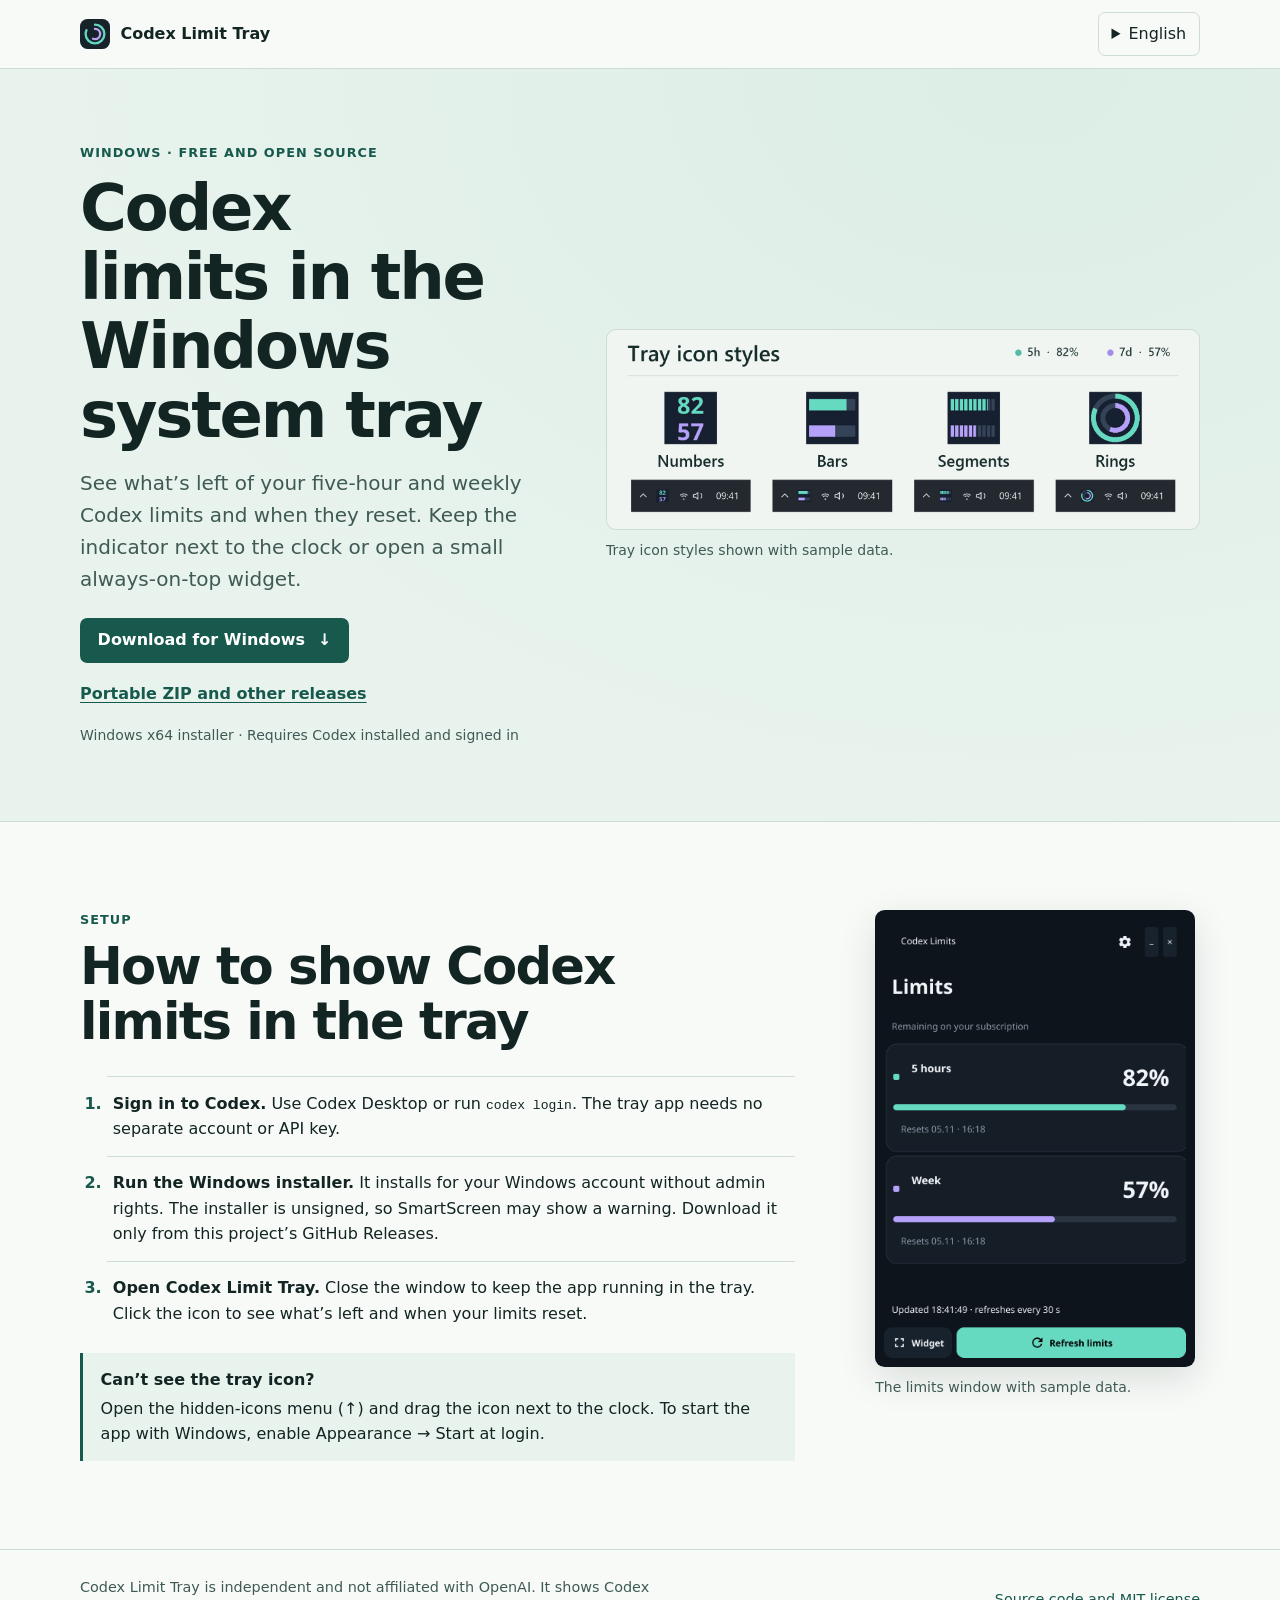
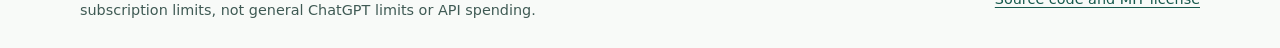
<file: docs/index.html>
<!doctype html>
<!-- Generated by scripts/build-pages.py. Edit scripts/pages/ instead. -->
<html lang="en">
<head>
  <meta charset="utf-8">
  <meta name="viewport" content="width=device-width, initial-scale=1">
  <title>Codex limits in the Windows system tray | Codex Limit Tray</title>
  <meta name="description" content="See what’s left of your five-hour and weekly Codex limits and when they reset. Keep the indicator next to the clock or open a small always-on-top widget.">
  <meta property="og:type" content="website">
  <meta property="og:title" content="Codex limits in the Windows system tray | Codex Limit Tray">
  <meta property="og:description" content="See what’s left of your five-hour and weekly Codex limits and when they reset. Keep the indicator next to the clock or open a small always-on-top widget.">
  <meta property="og:image" content="https://dmialexpro.github.io/codex-limit-tray/images/tray-modes.en.png">
  <link rel="canonical" href="https://dmialexpro.github.io/codex-limit-tray/">
  <link rel="alternate" hreflang="en" href="https://dmialexpro.github.io/codex-limit-tray/">
  <link rel="alternate" hreflang="es" href="https://dmialexpro.github.io/codex-limit-tray/es/">
  <link rel="alternate" hreflang="zh-Hans" href="https://dmialexpro.github.io/codex-limit-tray/zh/">
  <link rel="alternate" hreflang="ru" href="https://dmialexpro.github.io/codex-limit-tray/ru/">
  <link rel="alternate" hreflang="it" href="https://dmialexpro.github.io/codex-limit-tray/it/">
  <link rel="alternate" hreflang="de" href="https://dmialexpro.github.io/codex-limit-tray/de/">
  <link rel="alternate" hreflang="uk" href="https://dmialexpro.github.io/codex-limit-tray/uk/">
  <link rel="alternate" hreflang="kk" href="https://dmialexpro.github.io/codex-limit-tray/kk/">
  <link rel="alternate" hreflang="pl" href="https://dmialexpro.github.io/codex-limit-tray/pl/">
  <link rel="alternate" hreflang="cs" href="https://dmialexpro.github.io/codex-limit-tray/cs/">
  <link rel="alternate" hreflang="ko" href="https://dmialexpro.github.io/codex-limit-tray/ko/">
  <link rel="alternate" hreflang="x-default" href="https://dmialexpro.github.io/codex-limit-tray/">
  <link rel="icon" href="tray.svg" type="image/svg+xml">
  <link rel="stylesheet" href="pages.css">
</head>
<body>
  <header class="site-header wrap">
    <a class="brand" href="./"><img src="tray.svg" width="30" height="30" alt="">Codex Limit Tray</a>
    <details class="languages">
      <summary aria-label="Language: English">English</summary>
      <nav aria-label="Language">
        <ul>
          <li><a href="./" lang="en" hreflang="en" aria-current="page">English</a></li>
          <li><a href="es/" lang="es" hreflang="es">Español</a></li>
          <li><a href="zh/" lang="zh-Hans" hreflang="zh-Hans">简体中文</a></li>
          <li><a href="ru/" lang="ru" hreflang="ru">Русский</a></li>
          <li><a href="it/" lang="it" hreflang="it">Italiano</a></li>
          <li><a href="de/" lang="de" hreflang="de">Deutsch</a></li>
          <li><a href="uk/" lang="uk" hreflang="uk">Українська</a></li>
          <li><a href="kk/" lang="kk" hreflang="kk">Қазақша</a></li>
          <li><a href="pl/" lang="pl" hreflang="pl">Polski</a></li>
          <li><a href="cs/" lang="cs" hreflang="cs">Čeština</a></li>
          <li><a href="ko/" lang="ko" hreflang="ko">한국어</a></li>
        </ul>
      </nav>
    </details>
  </header>

  <main>
    <section class="hero">
      <div class="wrap hero-layout">
        <div>
          <p class="eyebrow">Windows · Free and open source</p>
          <h1>Codex limits in the Windows system tray</h1>
          <p class="intro">See what’s left of your five-hour and weekly Codex limits and when they reset. Keep the indicator next to the clock or open a small always-on-top widget.</p>
          <div class="actions">
            <a class="button" href="https://github.com/DmiAlexPRO/codex-limit-tray/releases/latest/download/CodexLimitTray-windows-x64-Setup.exe">Download for Windows <span aria-hidden="true">↓</span></a>
            <a href="https://github.com/DmiAlexPRO/codex-limit-tray/releases">Portable ZIP and other releases</a>
          </div>
          <p class="requirement">Windows x64 installer · Requires Codex installed and signed in</p>
        </div>
        <figure class="tray-preview">
          <a href="images/tray-modes.en.png">
            <img src="images/tray-modes.en.png" width="1840" height="620" fetchpriority="high" alt="Four tray icon styles: numbers, bars, segments, and rings. Sample quota: 82% for five hours and 57% for the week.">
          </a>
          <figcaption>Tray icon styles shown with sample data.</figcaption>
        </figure>
      </div>
    </section>

    <section class="setup wrap" aria-labelledby="setup-title">
      <div>
        <p class="eyebrow">Setup</p>
        <h2 id="setup-title">How to show Codex limits in the tray</h2>
        <ol class="steps">
          <li><strong>Sign in to Codex.</strong> Use Codex Desktop or run <code>codex login</code>. The tray app needs no separate account or API key.</li>
          <li><strong>Run the Windows installer.</strong> It installs for your Windows account without admin rights. The installer is unsigned, so SmartScreen may show a warning. Download it only from this project’s GitHub Releases.</li>
          <li><strong>Open Codex Limit Tray.</strong> Close the window to keep the app running in the tray. Click the icon to see what’s left and when your limits reset.</li>
        </ol>
        <aside class="tip">
          <h3>Can’t see the tray icon?</h3>
          <p>Open the hidden-icons menu (↑) and drag the icon next to the clock. To start the app with Windows, enable Appearance → Start at login.</p>
        </aside>
      </div>
      <figure class="app-preview">
        <a href="images/main-dark.en.png">
          <img src="images/main-dark.en.png" width="420" height="600" loading="lazy" alt="The dark dashboard shows a remaining percentage and reset time for each limit.">
        </a>
        <figcaption>The limits window with sample data.</figcaption>
      </figure>
    </section>
  </main>

  <footer class="site-footer">
    <div class="wrap">
      <p>Codex Limit Tray is independent and not affiliated with OpenAI. It shows Codex subscription limits, not general ChatGPT limits or API spending.</p>
      <a href="https://github.com/DmiAlexPRO/codex-limit-tray">Source code and MIT license</a>
    </div>
  </footer>
</body>
</html>
</file>
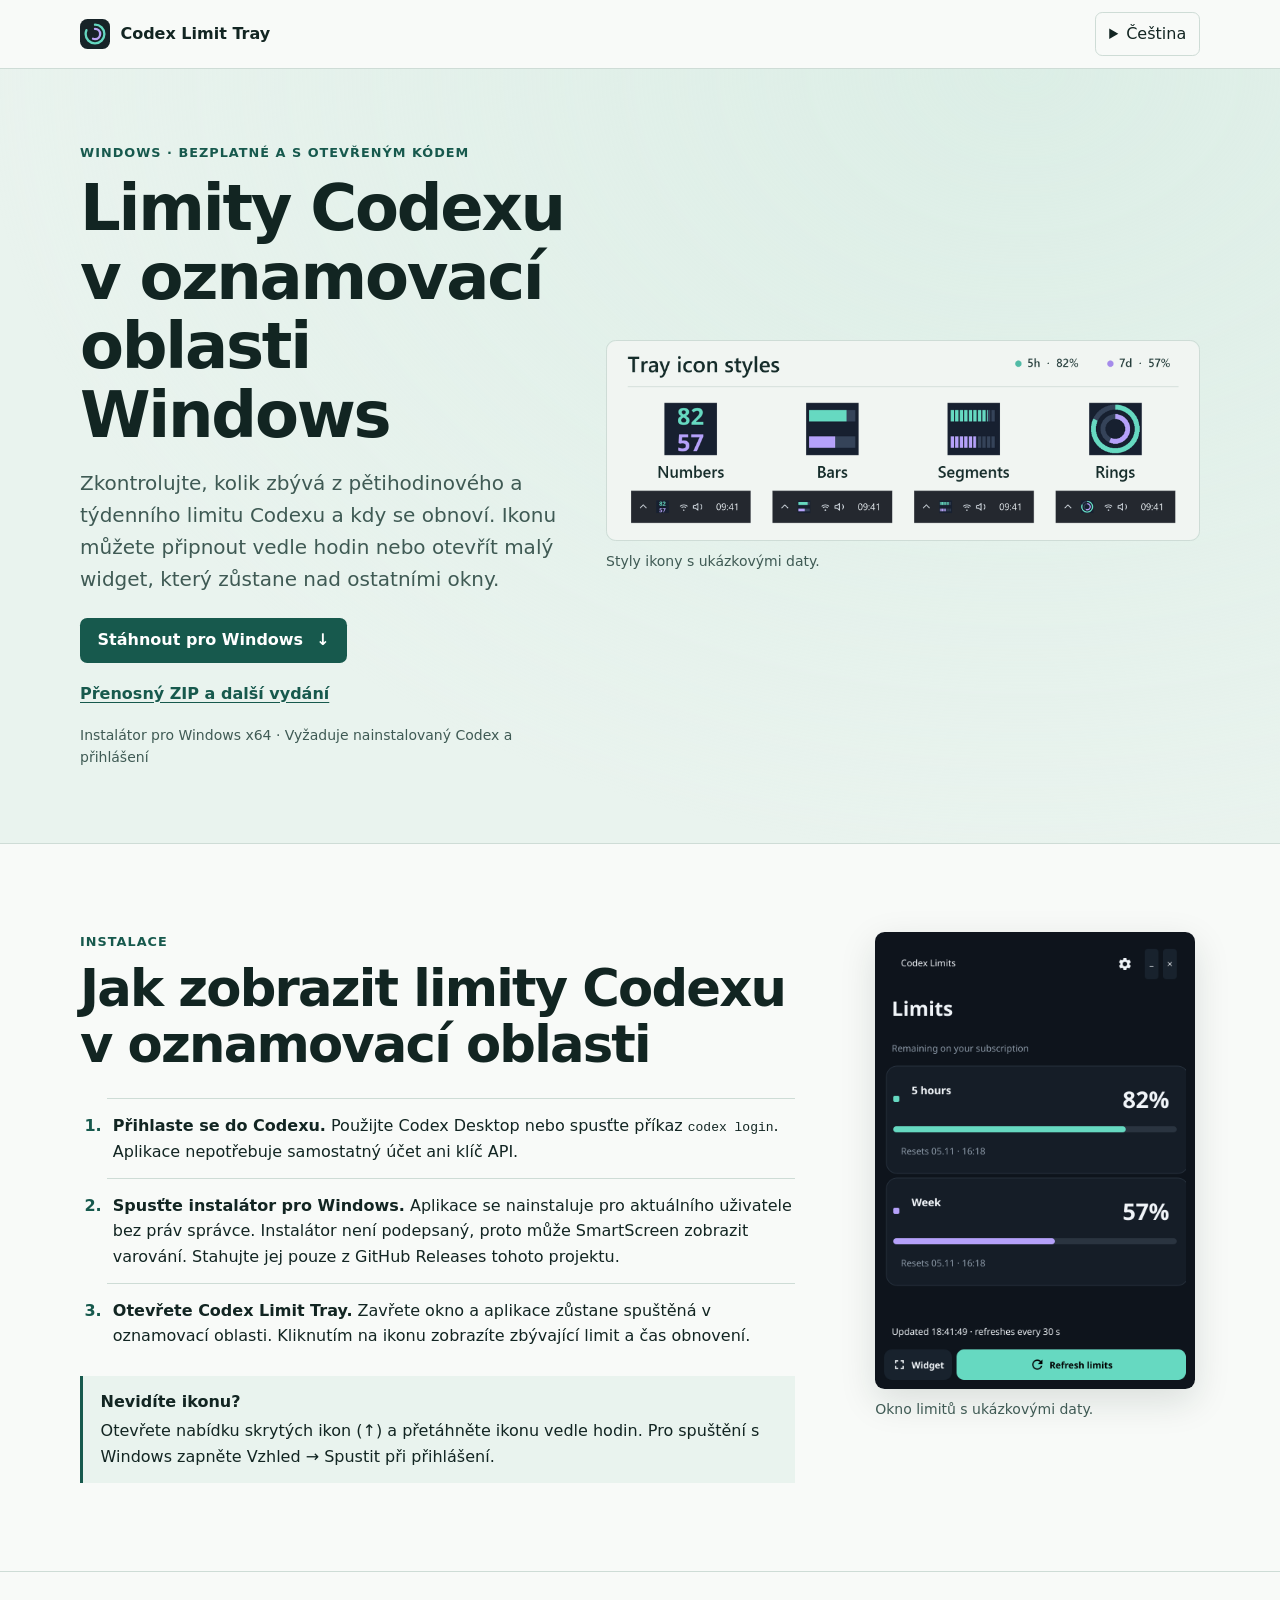
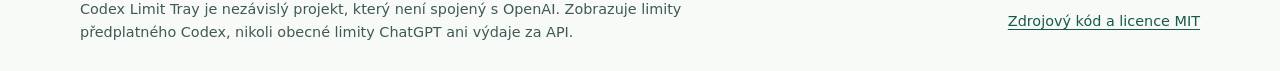
<file: docs/cs/index.html>
<!doctype html>
<!-- Generated by scripts/build-pages.py. Edit scripts/pages/ instead. -->
<html lang="cs">
<head>
  <meta charset="utf-8">
  <meta name="viewport" content="width=device-width, initial-scale=1">
  <title>Limity Codexu v oznamovací oblasti Windows | Codex Limit Tray</title>
  <meta name="description" content="Zkontrolujte, kolik zbývá z pětihodinového a týdenního limitu Codexu a kdy se obnoví. Ikonu můžete připnout vedle hodin nebo otevřít malý widget, který zůstane nad ostatními okny.">
  <meta property="og:type" content="website">
  <meta property="og:title" content="Limity Codexu v oznamovací oblasti Windows | Codex Limit Tray">
  <meta property="og:description" content="Zkontrolujte, kolik zbývá z pětihodinového a týdenního limitu Codexu a kdy se obnoví. Ikonu můžete připnout vedle hodin nebo otevřít malý widget, který zůstane nad ostatními okny.">
  <meta property="og:image" content="https://dmialexpro.github.io/codex-limit-tray/images/tray-modes.en.png">
  <link rel="canonical" href="https://dmialexpro.github.io/codex-limit-tray/cs/">
  <link rel="alternate" hreflang="en" href="https://dmialexpro.github.io/codex-limit-tray/">
  <link rel="alternate" hreflang="es" href="https://dmialexpro.github.io/codex-limit-tray/es/">
  <link rel="alternate" hreflang="zh-Hans" href="https://dmialexpro.github.io/codex-limit-tray/zh/">
  <link rel="alternate" hreflang="ru" href="https://dmialexpro.github.io/codex-limit-tray/ru/">
  <link rel="alternate" hreflang="it" href="https://dmialexpro.github.io/codex-limit-tray/it/">
  <link rel="alternate" hreflang="de" href="https://dmialexpro.github.io/codex-limit-tray/de/">
  <link rel="alternate" hreflang="uk" href="https://dmialexpro.github.io/codex-limit-tray/uk/">
  <link rel="alternate" hreflang="kk" href="https://dmialexpro.github.io/codex-limit-tray/kk/">
  <link rel="alternate" hreflang="pl" href="https://dmialexpro.github.io/codex-limit-tray/pl/">
  <link rel="alternate" hreflang="cs" href="https://dmialexpro.github.io/codex-limit-tray/cs/">
  <link rel="alternate" hreflang="ko" href="https://dmialexpro.github.io/codex-limit-tray/ko/">
  <link rel="alternate" hreflang="x-default" href="https://dmialexpro.github.io/codex-limit-tray/">
  <link rel="icon" href="../tray.svg" type="image/svg+xml">
  <link rel="stylesheet" href="../pages.css">
</head>
<body>
  <header class="site-header wrap">
    <a class="brand" href="./"><img src="../tray.svg" width="30" height="30" alt="">Codex Limit Tray</a>
    <details class="languages">
      <summary aria-label="Jazyk: Čeština">Čeština</summary>
      <nav aria-label="Jazyk">
        <ul>
          <li><a href="../" lang="en" hreflang="en">English</a></li>
          <li><a href="../es/" lang="es" hreflang="es">Español</a></li>
          <li><a href="../zh/" lang="zh-Hans" hreflang="zh-Hans">简体中文</a></li>
          <li><a href="../ru/" lang="ru" hreflang="ru">Русский</a></li>
          <li><a href="../it/" lang="it" hreflang="it">Italiano</a></li>
          <li><a href="../de/" lang="de" hreflang="de">Deutsch</a></li>
          <li><a href="../uk/" lang="uk" hreflang="uk">Українська</a></li>
          <li><a href="../kk/" lang="kk" hreflang="kk">Қазақша</a></li>
          <li><a href="../pl/" lang="pl" hreflang="pl">Polski</a></li>
          <li><a href="../cs/" lang="cs" hreflang="cs" aria-current="page">Čeština</a></li>
          <li><a href="../ko/" lang="ko" hreflang="ko">한국어</a></li>
        </ul>
      </nav>
    </details>
  </header>

  <main>
    <section class="hero">
      <div class="wrap hero-layout">
        <div>
          <p class="eyebrow">Windows · Bezplatné a s otevřeným kódem</p>
          <h1>Limity Codexu v oznamovací oblasti Windows</h1>
          <p class="intro">Zkontrolujte, kolik zbývá z pětihodinového a týdenního limitu Codexu a kdy se obnoví. Ikonu můžete připnout vedle hodin nebo otevřít malý widget, který zůstane nad ostatními okny.</p>
          <div class="actions">
            <a class="button" href="https://github.com/DmiAlexPRO/codex-limit-tray/releases/latest/download/CodexLimitTray-windows-x64-Setup.exe">Stáhnout pro Windows <span aria-hidden="true">↓</span></a>
            <a href="https://github.com/DmiAlexPRO/codex-limit-tray/releases">Přenosný ZIP a další vydání</a>
          </div>
          <p class="requirement">Instalátor pro Windows x64 · Vyžaduje nainstalovaný Codex a přihlášení</p>
        </div>
        <figure class="tray-preview">
          <a href="../images/tray-modes.en.png">
            <img src="../images/tray-modes.en.png" width="1840" height="620" fetchpriority="high" alt="Čtyři styly ikony: čísla, pruhy, segmenty a kruhy. Ukázka: zbývá 82 % pětihodinového limitu a 57 % týdenního.">
          </a>
          <figcaption>Styly ikony s ukázkovými daty.</figcaption>
        </figure>
      </div>
    </section>

    <section class="setup wrap" aria-labelledby="setup-title">
      <div>
        <p class="eyebrow">Instalace</p>
        <h2 id="setup-title">Jak zobrazit limity Codexu v oznamovací oblasti</h2>
        <ol class="steps">
          <li><strong>Přihlaste se do Codexu.</strong> Použijte Codex Desktop nebo spusťte příkaz <code>codex login</code>. Aplikace nepotřebuje samostatný účet ani klíč API.</li>
          <li><strong>Spusťte instalátor pro Windows.</strong> Aplikace se nainstaluje pro aktuálního uživatele bez práv správce. Instalátor není podepsaný, proto může SmartScreen zobrazit varování. Stahujte jej pouze z GitHub Releases tohoto projektu.</li>
          <li><strong>Otevřete Codex Limit Tray.</strong> Zavřete okno a aplikace zůstane spuštěná v oznamovací oblasti. Kliknutím na ikonu zobrazíte zbývající limit a čas obnovení.</li>
        </ol>
        <aside class="tip">
          <h3>Nevidíte ikonu?</h3>
          <p>Otevřete nabídku skrytých ikon (↑) a přetáhněte ikonu vedle hodin. Pro spuštění s Windows zapněte Vzhled → Spustit při přihlášení.</p>
        </aside>
      </div>
      <figure class="app-preview">
        <a href="../images/main-dark.en.png">
          <img src="../images/main-dark.en.png" width="420" height="600" loading="lazy" alt="V tmavém okně je vidět zbývající procento a čas obnovení každého limitu.">
        </a>
        <figcaption>Okno limitů s ukázkovými daty.</figcaption>
      </figure>
    </section>
  </main>

  <footer class="site-footer">
    <div class="wrap">
      <p>Codex Limit Tray je nezávislý projekt, který není spojený s OpenAI. Zobrazuje limity předplatného Codex, nikoli obecné limity ChatGPT ani výdaje za API.</p>
      <a href="https://github.com/DmiAlexPRO/codex-limit-tray">Zdrojový kód a licence MIT</a>
    </div>
  </footer>
</body>
</html>
</file>
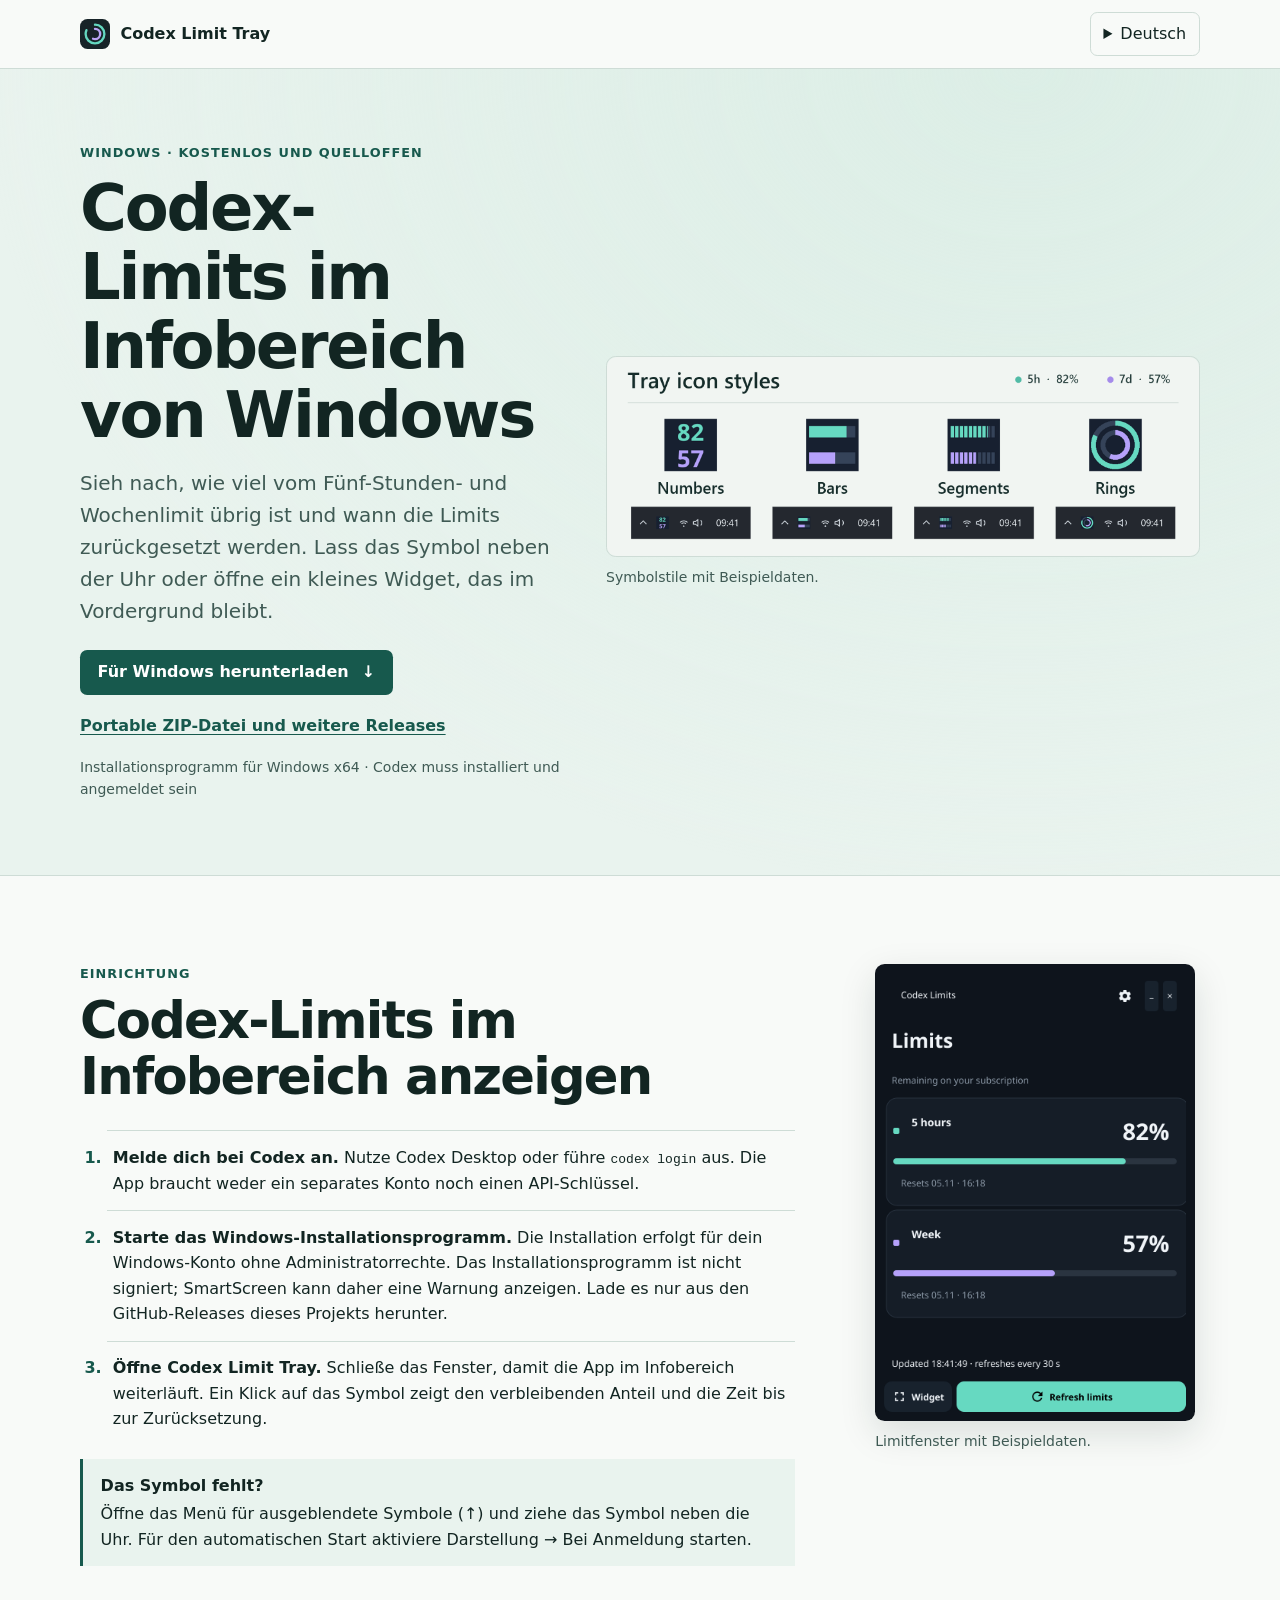
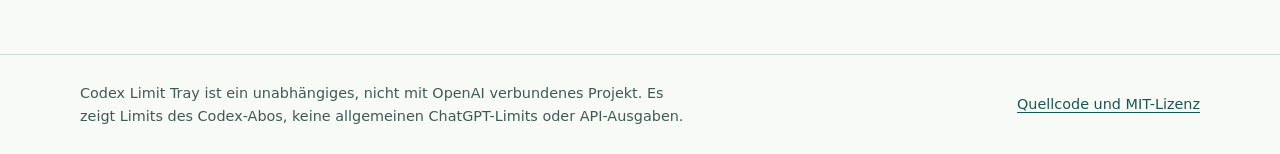
<file: docs/de/index.html>
<!doctype html>
<!-- Generated by scripts/build-pages.py. Edit scripts/pages/ instead. -->
<html lang="de">
<head>
  <meta charset="utf-8">
  <meta name="viewport" content="width=device-width, initial-scale=1">
  <title>Codex-Limits im Infobereich von Windows | Codex Limit Tray</title>
  <meta name="description" content="Sieh nach, wie viel vom Fünf-Stunden- und Wochenlimit übrig ist und wann die Limits zurückgesetzt werden. Lass das Symbol neben der Uhr oder öffne ein kleines Widget, das im Vordergrund bleibt.">
  <meta property="og:type" content="website">
  <meta property="og:title" content="Codex-Limits im Infobereich von Windows | Codex Limit Tray">
  <meta property="og:description" content="Sieh nach, wie viel vom Fünf-Stunden- und Wochenlimit übrig ist und wann die Limits zurückgesetzt werden. Lass das Symbol neben der Uhr oder öffne ein kleines Widget, das im Vordergrund bleibt.">
  <meta property="og:image" content="https://dmialexpro.github.io/codex-limit-tray/images/tray-modes.en.png">
  <link rel="canonical" href="https://dmialexpro.github.io/codex-limit-tray/de/">
  <link rel="alternate" hreflang="en" href="https://dmialexpro.github.io/codex-limit-tray/">
  <link rel="alternate" hreflang="es" href="https://dmialexpro.github.io/codex-limit-tray/es/">
  <link rel="alternate" hreflang="zh-Hans" href="https://dmialexpro.github.io/codex-limit-tray/zh/">
  <link rel="alternate" hreflang="ru" href="https://dmialexpro.github.io/codex-limit-tray/ru/">
  <link rel="alternate" hreflang="it" href="https://dmialexpro.github.io/codex-limit-tray/it/">
  <link rel="alternate" hreflang="de" href="https://dmialexpro.github.io/codex-limit-tray/de/">
  <link rel="alternate" hreflang="uk" href="https://dmialexpro.github.io/codex-limit-tray/uk/">
  <link rel="alternate" hreflang="kk" href="https://dmialexpro.github.io/codex-limit-tray/kk/">
  <link rel="alternate" hreflang="pl" href="https://dmialexpro.github.io/codex-limit-tray/pl/">
  <link rel="alternate" hreflang="cs" href="https://dmialexpro.github.io/codex-limit-tray/cs/">
  <link rel="alternate" hreflang="ko" href="https://dmialexpro.github.io/codex-limit-tray/ko/">
  <link rel="alternate" hreflang="x-default" href="https://dmialexpro.github.io/codex-limit-tray/">
  <link rel="icon" href="../tray.svg" type="image/svg+xml">
  <link rel="stylesheet" href="../pages.css">
</head>
<body>
  <header class="site-header wrap">
    <a class="brand" href="./"><img src="../tray.svg" width="30" height="30" alt="">Codex Limit Tray</a>
    <details class="languages">
      <summary aria-label="Sprache: Deutsch">Deutsch</summary>
      <nav aria-label="Sprache">
        <ul>
          <li><a href="../" lang="en" hreflang="en">English</a></li>
          <li><a href="../es/" lang="es" hreflang="es">Español</a></li>
          <li><a href="../zh/" lang="zh-Hans" hreflang="zh-Hans">简体中文</a></li>
          <li><a href="../ru/" lang="ru" hreflang="ru">Русский</a></li>
          <li><a href="../it/" lang="it" hreflang="it">Italiano</a></li>
          <li><a href="../de/" lang="de" hreflang="de" aria-current="page">Deutsch</a></li>
          <li><a href="../uk/" lang="uk" hreflang="uk">Українська</a></li>
          <li><a href="../kk/" lang="kk" hreflang="kk">Қазақша</a></li>
          <li><a href="../pl/" lang="pl" hreflang="pl">Polski</a></li>
          <li><a href="../cs/" lang="cs" hreflang="cs">Čeština</a></li>
          <li><a href="../ko/" lang="ko" hreflang="ko">한국어</a></li>
        </ul>
      </nav>
    </details>
  </header>

  <main>
    <section class="hero">
      <div class="wrap hero-layout">
        <div>
          <p class="eyebrow">Windows · Kostenlos und quelloffen</p>
          <h1>Codex-Limits im Infobereich von Windows</h1>
          <p class="intro">Sieh nach, wie viel vom Fünf-Stunden- und Wochenlimit übrig ist und wann die Limits zurückgesetzt werden. Lass das Symbol neben der Uhr oder öffne ein kleines Widget, das im Vordergrund bleibt.</p>
          <div class="actions">
            <a class="button" href="https://github.com/DmiAlexPRO/codex-limit-tray/releases/latest/download/CodexLimitTray-windows-x64-Setup.exe">Für Windows herunterladen <span aria-hidden="true">↓</span></a>
            <a href="https://github.com/DmiAlexPRO/codex-limit-tray/releases">Portable ZIP-Datei und weitere Releases</a>
          </div>
          <p class="requirement">Installationsprogramm für Windows x64 · Codex muss installiert und angemeldet sein</p>
        </div>
        <figure class="tray-preview">
          <a href="../images/tray-modes.en.png">
            <img src="../images/tray-modes.en.png" width="1840" height="620" fetchpriority="high" alt="Vier Symbolstile: Zahlen, Balken, Segmente und Ringe. Beispieldaten: 82 % vom Fünf-Stunden-Limit und 57 % vom Wochenlimit verbleiben.">
          </a>
          <figcaption>Symbolstile mit Beispieldaten.</figcaption>
        </figure>
      </div>
    </section>

    <section class="setup wrap" aria-labelledby="setup-title">
      <div>
        <p class="eyebrow">Einrichtung</p>
        <h2 id="setup-title">Codex-Limits im Infobereich anzeigen</h2>
        <ol class="steps">
          <li><strong>Melde dich bei Codex an.</strong> Nutze Codex Desktop oder führe <code>codex login</code> aus. Die App braucht weder ein separates Konto noch einen API-Schlüssel.</li>
          <li><strong>Starte das Windows-Installationsprogramm.</strong> Die Installation erfolgt für dein Windows-Konto ohne Administratorrechte. Das Installationsprogramm ist nicht signiert; SmartScreen kann daher eine Warnung anzeigen. Lade es nur aus den GitHub-Releases dieses Projekts herunter.</li>
          <li><strong>Öffne Codex Limit Tray.</strong> Schließe das Fenster, damit die App im Infobereich weiterläuft. Ein Klick auf das Symbol zeigt den verbleibenden Anteil und die Zeit bis zur Zurücksetzung.</li>
        </ol>
        <aside class="tip">
          <h3>Das Symbol fehlt?</h3>
          <p>Öffne das Menü für ausgeblendete Symbole (↑) und ziehe das Symbol neben die Uhr. Für den automatischen Start aktiviere Darstellung → Bei Anmeldung starten.</p>
        </aside>
      </div>
      <figure class="app-preview">
        <a href="../images/main-dark.en.png">
          <img src="../images/main-dark.en.png" width="420" height="600" loading="lazy" alt="Die dunkle Ansicht zeigt den verbleibenden Prozentsatz und den Zeitpunkt der Zurücksetzung pro Limit.">
        </a>
        <figcaption>Limitfenster mit Beispieldaten.</figcaption>
      </figure>
    </section>
  </main>

  <footer class="site-footer">
    <div class="wrap">
      <p>Codex Limit Tray ist ein unabhängiges, nicht mit OpenAI verbundenes Projekt. Es zeigt Limits des Codex-Abos, keine allgemeinen ChatGPT-Limits oder API-Ausgaben.</p>
      <a href="https://github.com/DmiAlexPRO/codex-limit-tray">Quellcode und MIT-Lizenz</a>
    </div>
  </footer>
</body>
</html>
</file>
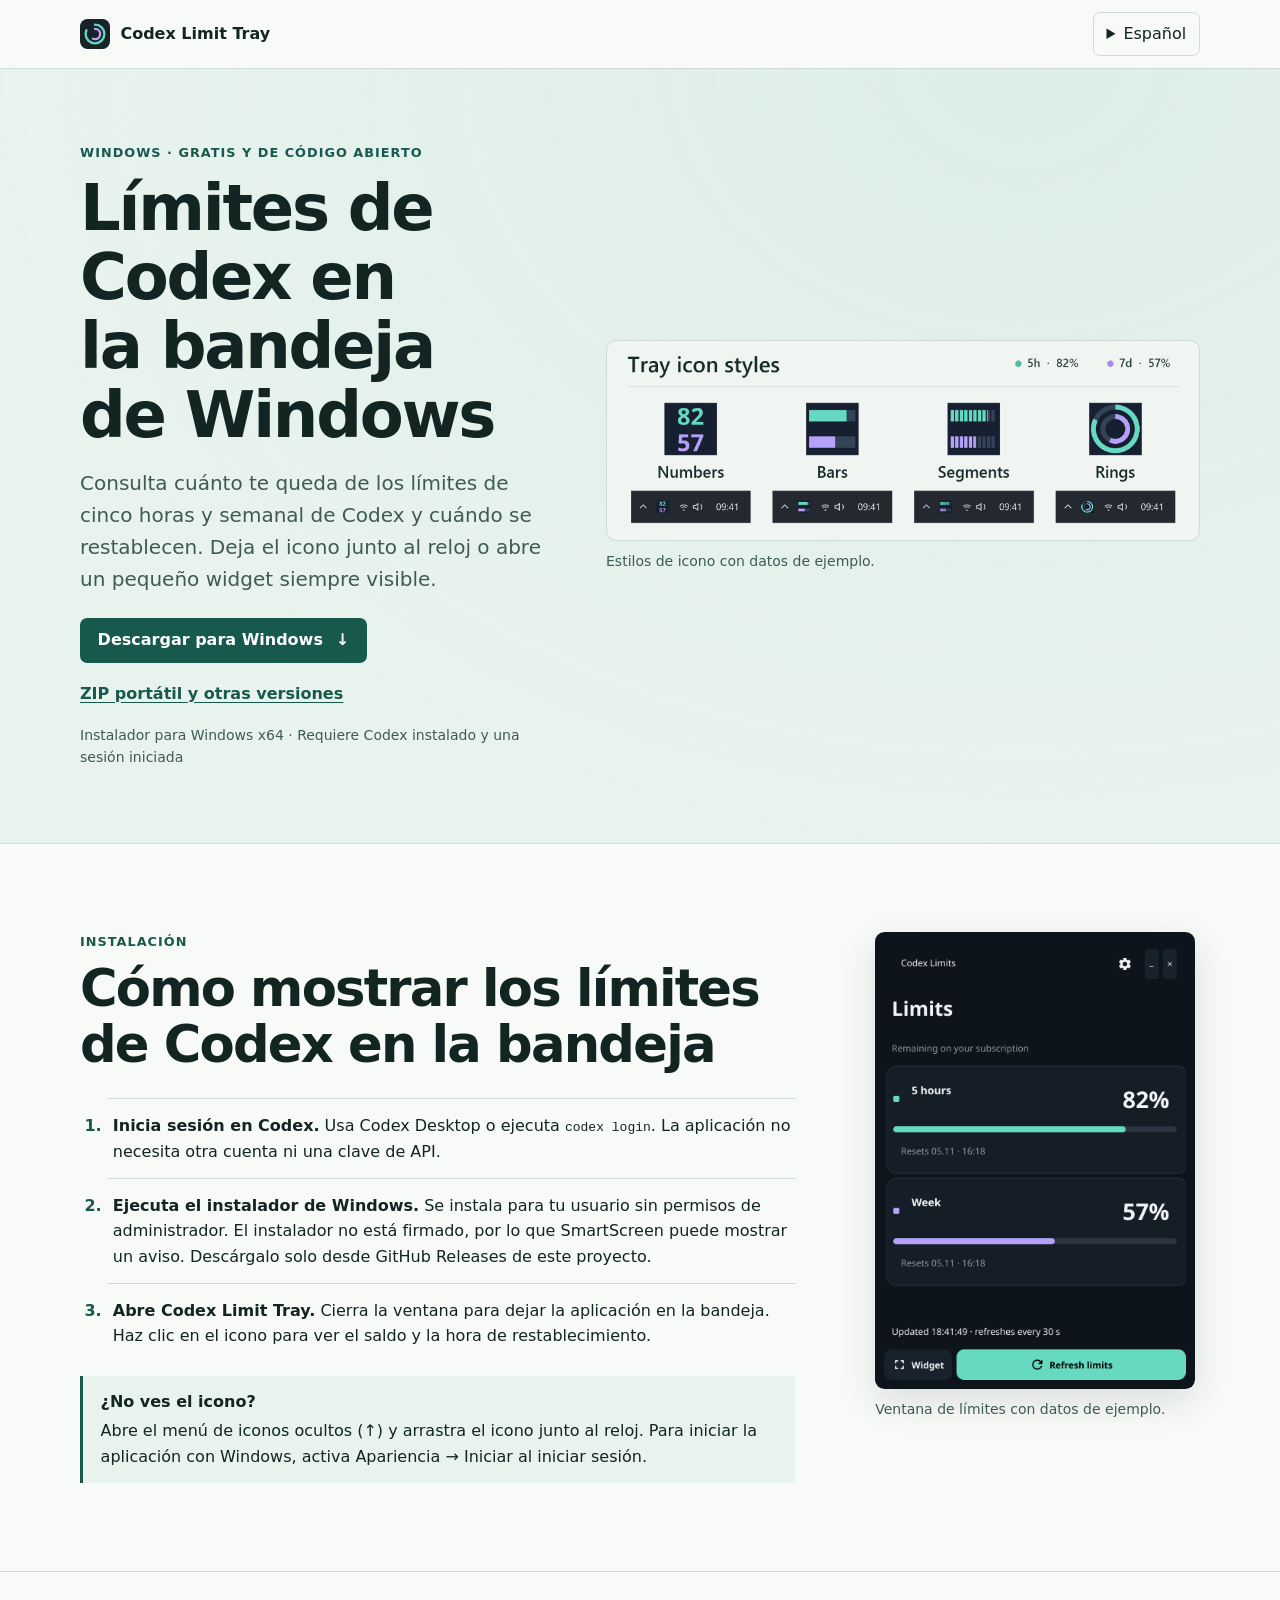
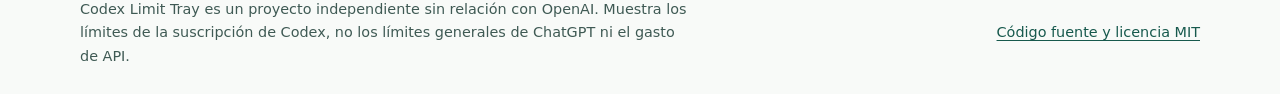
<file: docs/es/index.html>
<!doctype html>
<!-- Generated by scripts/build-pages.py. Edit scripts/pages/ instead. -->
<html lang="es">
<head>
  <meta charset="utf-8">
  <meta name="viewport" content="width=device-width, initial-scale=1">
  <title>Límites de Codex en la bandeja de Windows | Codex Limit Tray</title>
  <meta name="description" content="Consulta cuánto te queda de los límites de cinco horas y semanal de Codex y cuándo se restablecen. Deja el icono junto al reloj o abre un pequeño widget siempre visible.">
  <meta property="og:type" content="website">
  <meta property="og:title" content="Límites de Codex en la bandeja de Windows | Codex Limit Tray">
  <meta property="og:description" content="Consulta cuánto te queda de los límites de cinco horas y semanal de Codex y cuándo se restablecen. Deja el icono junto al reloj o abre un pequeño widget siempre visible.">
  <meta property="og:image" content="https://dmialexpro.github.io/codex-limit-tray/images/tray-modes.en.png">
  <link rel="canonical" href="https://dmialexpro.github.io/codex-limit-tray/es/">
  <link rel="alternate" hreflang="en" href="https://dmialexpro.github.io/codex-limit-tray/">
  <link rel="alternate" hreflang="es" href="https://dmialexpro.github.io/codex-limit-tray/es/">
  <link rel="alternate" hreflang="zh-Hans" href="https://dmialexpro.github.io/codex-limit-tray/zh/">
  <link rel="alternate" hreflang="ru" href="https://dmialexpro.github.io/codex-limit-tray/ru/">
  <link rel="alternate" hreflang="it" href="https://dmialexpro.github.io/codex-limit-tray/it/">
  <link rel="alternate" hreflang="de" href="https://dmialexpro.github.io/codex-limit-tray/de/">
  <link rel="alternate" hreflang="uk" href="https://dmialexpro.github.io/codex-limit-tray/uk/">
  <link rel="alternate" hreflang="kk" href="https://dmialexpro.github.io/codex-limit-tray/kk/">
  <link rel="alternate" hreflang="pl" href="https://dmialexpro.github.io/codex-limit-tray/pl/">
  <link rel="alternate" hreflang="cs" href="https://dmialexpro.github.io/codex-limit-tray/cs/">
  <link rel="alternate" hreflang="ko" href="https://dmialexpro.github.io/codex-limit-tray/ko/">
  <link rel="alternate" hreflang="x-default" href="https://dmialexpro.github.io/codex-limit-tray/">
  <link rel="icon" href="../tray.svg" type="image/svg+xml">
  <link rel="stylesheet" href="../pages.css">
</head>
<body>
  <header class="site-header wrap">
    <a class="brand" href="./"><img src="../tray.svg" width="30" height="30" alt="">Codex Limit Tray</a>
    <details class="languages">
      <summary aria-label="Idioma: Español">Español</summary>
      <nav aria-label="Idioma">
        <ul>
          <li><a href="../" lang="en" hreflang="en">English</a></li>
          <li><a href="../es/" lang="es" hreflang="es" aria-current="page">Español</a></li>
          <li><a href="../zh/" lang="zh-Hans" hreflang="zh-Hans">简体中文</a></li>
          <li><a href="../ru/" lang="ru" hreflang="ru">Русский</a></li>
          <li><a href="../it/" lang="it" hreflang="it">Italiano</a></li>
          <li><a href="../de/" lang="de" hreflang="de">Deutsch</a></li>
          <li><a href="../uk/" lang="uk" hreflang="uk">Українська</a></li>
          <li><a href="../kk/" lang="kk" hreflang="kk">Қазақша</a></li>
          <li><a href="../pl/" lang="pl" hreflang="pl">Polski</a></li>
          <li><a href="../cs/" lang="cs" hreflang="cs">Čeština</a></li>
          <li><a href="../ko/" lang="ko" hreflang="ko">한국어</a></li>
        </ul>
      </nav>
    </details>
  </header>

  <main>
    <section class="hero">
      <div class="wrap hero-layout">
        <div>
          <p class="eyebrow">Windows · Gratis y de código abierto</p>
          <h1>Límites de Codex en la bandeja de Windows</h1>
          <p class="intro">Consulta cuánto te queda de los límites de cinco horas y semanal de Codex y cuándo se restablecen. Deja el icono junto al reloj o abre un pequeño widget siempre visible.</p>
          <div class="actions">
            <a class="button" href="https://github.com/DmiAlexPRO/codex-limit-tray/releases/latest/download/CodexLimitTray-windows-x64-Setup.exe">Descargar para Windows <span aria-hidden="true">↓</span></a>
            <a href="https://github.com/DmiAlexPRO/codex-limit-tray/releases">ZIP portátil y otras versiones</a>
          </div>
          <p class="requirement">Instalador para Windows x64 · Requiere Codex instalado y una sesión iniciada</p>
        </div>
        <figure class="tray-preview">
          <a href="../images/tray-modes.en.png">
            <img src="../images/tray-modes.en.png" width="1840" height="620" fetchpriority="high" alt="Cuatro estilos de icono: números, barras, segmentos y anillos. Datos de ejemplo: 82 % para cinco horas y 57 % para la semana.">
          </a>
          <figcaption>Estilos de icono con datos de ejemplo.</figcaption>
        </figure>
      </div>
    </section>

    <section class="setup wrap" aria-labelledby="setup-title">
      <div>
        <p class="eyebrow">Instalación</p>
        <h2 id="setup-title">Cómo mostrar los límites de Codex en la bandeja</h2>
        <ol class="steps">
          <li><strong>Inicia sesión en Codex.</strong> Usa Codex Desktop o ejecuta <code>codex login</code>. La aplicación no necesita otra cuenta ni una clave de API.</li>
          <li><strong>Ejecuta el instalador de Windows.</strong> Se instala para tu usuario sin permisos de administrador. El instalador no está firmado, por lo que SmartScreen puede mostrar un aviso. Descárgalo solo desde GitHub Releases de este proyecto.</li>
          <li><strong>Abre Codex Limit Tray.</strong> Cierra la ventana para dejar la aplicación en la bandeja. Haz clic en el icono para ver el saldo y la hora de restablecimiento.</li>
        </ol>
        <aside class="tip">
          <h3>¿No ves el icono?</h3>
          <p>Abre el menú de iconos ocultos (↑) y arrastra el icono junto al reloj. Para iniciar la aplicación con Windows, activa Apariencia → Iniciar al iniciar sesión.</p>
        </aside>
      </div>
      <figure class="app-preview">
        <a href="../images/main-dark.en.png">
          <img src="../images/main-dark.en.png" width="420" height="600" loading="lazy" alt="El panel oscuro muestra el porcentaje restante y la hora de restablecimiento de cada límite.">
        </a>
        <figcaption>Ventana de límites con datos de ejemplo.</figcaption>
      </figure>
    </section>
  </main>

  <footer class="site-footer">
    <div class="wrap">
      <p>Codex Limit Tray es un proyecto independiente sin relación con OpenAI. Muestra los límites de la suscripción de Codex, no los límites generales de ChatGPT ni el gasto de API.</p>
      <a href="https://github.com/DmiAlexPRO/codex-limit-tray">Código fuente y licencia MIT</a>
    </div>
  </footer>
</body>
</html>
</file>
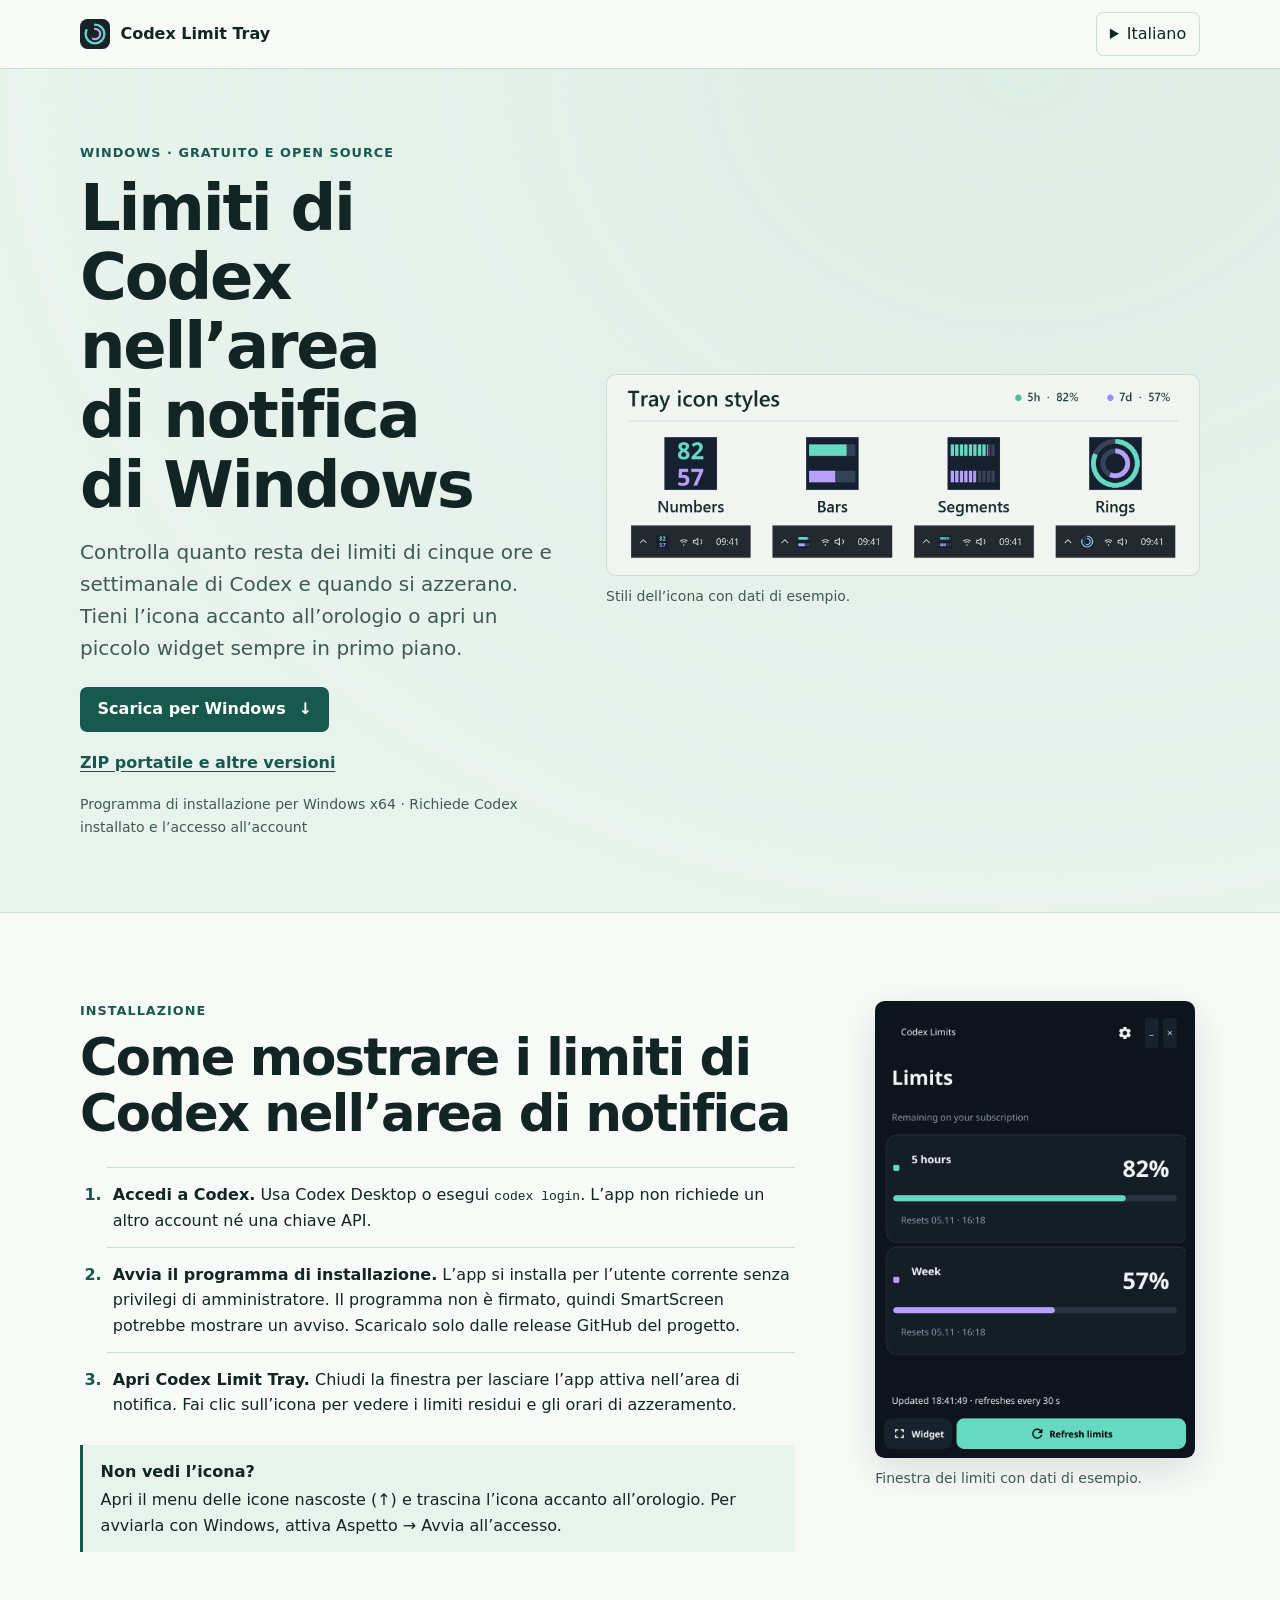
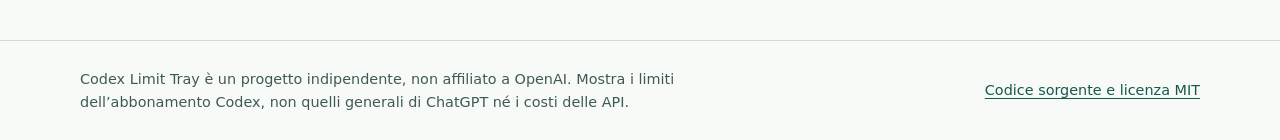
<file: docs/it/index.html>
<!doctype html>
<!-- Generated by scripts/build-pages.py. Edit scripts/pages/ instead. -->
<html lang="it">
<head>
  <meta charset="utf-8">
  <meta name="viewport" content="width=device-width, initial-scale=1">
  <title>Limiti di Codex nell’area di notifica di Windows | Codex Limit Tray</title>
  <meta name="description" content="Controlla quanto resta dei limiti di cinque ore e settimanale di Codex e quando si azzerano. Tieni l’icona accanto all’orologio o apri un piccolo widget sempre in primo piano.">
  <meta property="og:type" content="website">
  <meta property="og:title" content="Limiti di Codex nell’area di notifica di Windows | Codex Limit Tray">
  <meta property="og:description" content="Controlla quanto resta dei limiti di cinque ore e settimanale di Codex e quando si azzerano. Tieni l’icona accanto all’orologio o apri un piccolo widget sempre in primo piano.">
  <meta property="og:image" content="https://dmialexpro.github.io/codex-limit-tray/images/tray-modes.en.png">
  <link rel="canonical" href="https://dmialexpro.github.io/codex-limit-tray/it/">
  <link rel="alternate" hreflang="en" href="https://dmialexpro.github.io/codex-limit-tray/">
  <link rel="alternate" hreflang="es" href="https://dmialexpro.github.io/codex-limit-tray/es/">
  <link rel="alternate" hreflang="zh-Hans" href="https://dmialexpro.github.io/codex-limit-tray/zh/">
  <link rel="alternate" hreflang="ru" href="https://dmialexpro.github.io/codex-limit-tray/ru/">
  <link rel="alternate" hreflang="it" href="https://dmialexpro.github.io/codex-limit-tray/it/">
  <link rel="alternate" hreflang="de" href="https://dmialexpro.github.io/codex-limit-tray/de/">
  <link rel="alternate" hreflang="uk" href="https://dmialexpro.github.io/codex-limit-tray/uk/">
  <link rel="alternate" hreflang="kk" href="https://dmialexpro.github.io/codex-limit-tray/kk/">
  <link rel="alternate" hreflang="pl" href="https://dmialexpro.github.io/codex-limit-tray/pl/">
  <link rel="alternate" hreflang="cs" href="https://dmialexpro.github.io/codex-limit-tray/cs/">
  <link rel="alternate" hreflang="ko" href="https://dmialexpro.github.io/codex-limit-tray/ko/">
  <link rel="alternate" hreflang="x-default" href="https://dmialexpro.github.io/codex-limit-tray/">
  <link rel="icon" href="../tray.svg" type="image/svg+xml">
  <link rel="stylesheet" href="../pages.css">
</head>
<body>
  <header class="site-header wrap">
    <a class="brand" href="./"><img src="../tray.svg" width="30" height="30" alt="">Codex Limit Tray</a>
    <details class="languages">
      <summary aria-label="Lingua: Italiano">Italiano</summary>
      <nav aria-label="Lingua">
        <ul>
          <li><a href="../" lang="en" hreflang="en">English</a></li>
          <li><a href="../es/" lang="es" hreflang="es">Español</a></li>
          <li><a href="../zh/" lang="zh-Hans" hreflang="zh-Hans">简体中文</a></li>
          <li><a href="../ru/" lang="ru" hreflang="ru">Русский</a></li>
          <li><a href="../it/" lang="it" hreflang="it" aria-current="page">Italiano</a></li>
          <li><a href="../de/" lang="de" hreflang="de">Deutsch</a></li>
          <li><a href="../uk/" lang="uk" hreflang="uk">Українська</a></li>
          <li><a href="../kk/" lang="kk" hreflang="kk">Қазақша</a></li>
          <li><a href="../pl/" lang="pl" hreflang="pl">Polski</a></li>
          <li><a href="../cs/" lang="cs" hreflang="cs">Čeština</a></li>
          <li><a href="../ko/" lang="ko" hreflang="ko">한국어</a></li>
        </ul>
      </nav>
    </details>
  </header>

  <main>
    <section class="hero">
      <div class="wrap hero-layout">
        <div>
          <p class="eyebrow">Windows · Gratuito e open source</p>
          <h1>Limiti di Codex nell’area di notifica di Windows</h1>
          <p class="intro">Controlla quanto resta dei limiti di cinque ore e settimanale di Codex e quando si azzerano. Tieni l’icona accanto all’orologio o apri un piccolo widget sempre in primo piano.</p>
          <div class="actions">
            <a class="button" href="https://github.com/DmiAlexPRO/codex-limit-tray/releases/latest/download/CodexLimitTray-windows-x64-Setup.exe">Scarica per Windows <span aria-hidden="true">↓</span></a>
            <a href="https://github.com/DmiAlexPRO/codex-limit-tray/releases">ZIP portatile e altre versioni</a>
          </div>
          <p class="requirement">Programma di installazione per Windows x64 · Richiede Codex installato e l’accesso all’account</p>
        </div>
        <figure class="tray-preview">
          <a href="../images/tray-modes.en.png">
            <img src="../images/tray-modes.en.png" width="1840" height="620" fetchpriority="high" alt="Quattro stili di icona: numeri, barre, segmenti e anelli. Nell’esempio restano l’82% del limite di cinque ore e il 57% di quello settimanale.">
          </a>
          <figcaption>Stili dell’icona con dati di esempio.</figcaption>
        </figure>
      </div>
    </section>

    <section class="setup wrap" aria-labelledby="setup-title">
      <div>
        <p class="eyebrow">Installazione</p>
        <h2 id="setup-title">Come mostrare i limiti di Codex nell’area di notifica</h2>
        <ol class="steps">
          <li><strong>Accedi a Codex.</strong> Usa Codex Desktop o esegui <code>codex login</code>. L’app non richiede un altro account né una chiave API.</li>
          <li><strong>Avvia il programma di installazione.</strong> L’app si installa per l’utente corrente senza privilegi di amministratore. Il programma non è firmato, quindi SmartScreen potrebbe mostrare un avviso. Scaricalo solo dalle release GitHub del progetto.</li>
          <li><strong>Apri Codex Limit Tray.</strong> Chiudi la finestra per lasciare l’app attiva nell’area di notifica. Fai clic sull’icona per vedere i limiti residui e gli orari di azzeramento.</li>
        </ol>
        <aside class="tip">
          <h3>Non vedi l’icona?</h3>
          <p>Apri il menu delle icone nascoste (↑) e trascina l’icona accanto all’orologio. Per avviarla con Windows, attiva Aspetto → Avvia all’accesso.</p>
        </aside>
      </div>
      <figure class="app-preview">
        <a href="../images/main-dark.en.png">
          <img src="../images/main-dark.en.png" width="420" height="600" loading="lazy" alt="Il pannello scuro mostra la percentuale residua e l’orario di azzeramento per ogni limite.">
        </a>
        <figcaption>Finestra dei limiti con dati di esempio.</figcaption>
      </figure>
    </section>
  </main>

  <footer class="site-footer">
    <div class="wrap">
      <p>Codex Limit Tray è un progetto indipendente, non affiliato a OpenAI. Mostra i limiti dell’abbonamento Codex, non quelli generali di ChatGPT né i costi delle API.</p>
      <a href="https://github.com/DmiAlexPRO/codex-limit-tray">Codice sorgente e licenza MIT</a>
    </div>
  </footer>
</body>
</html>
</file>
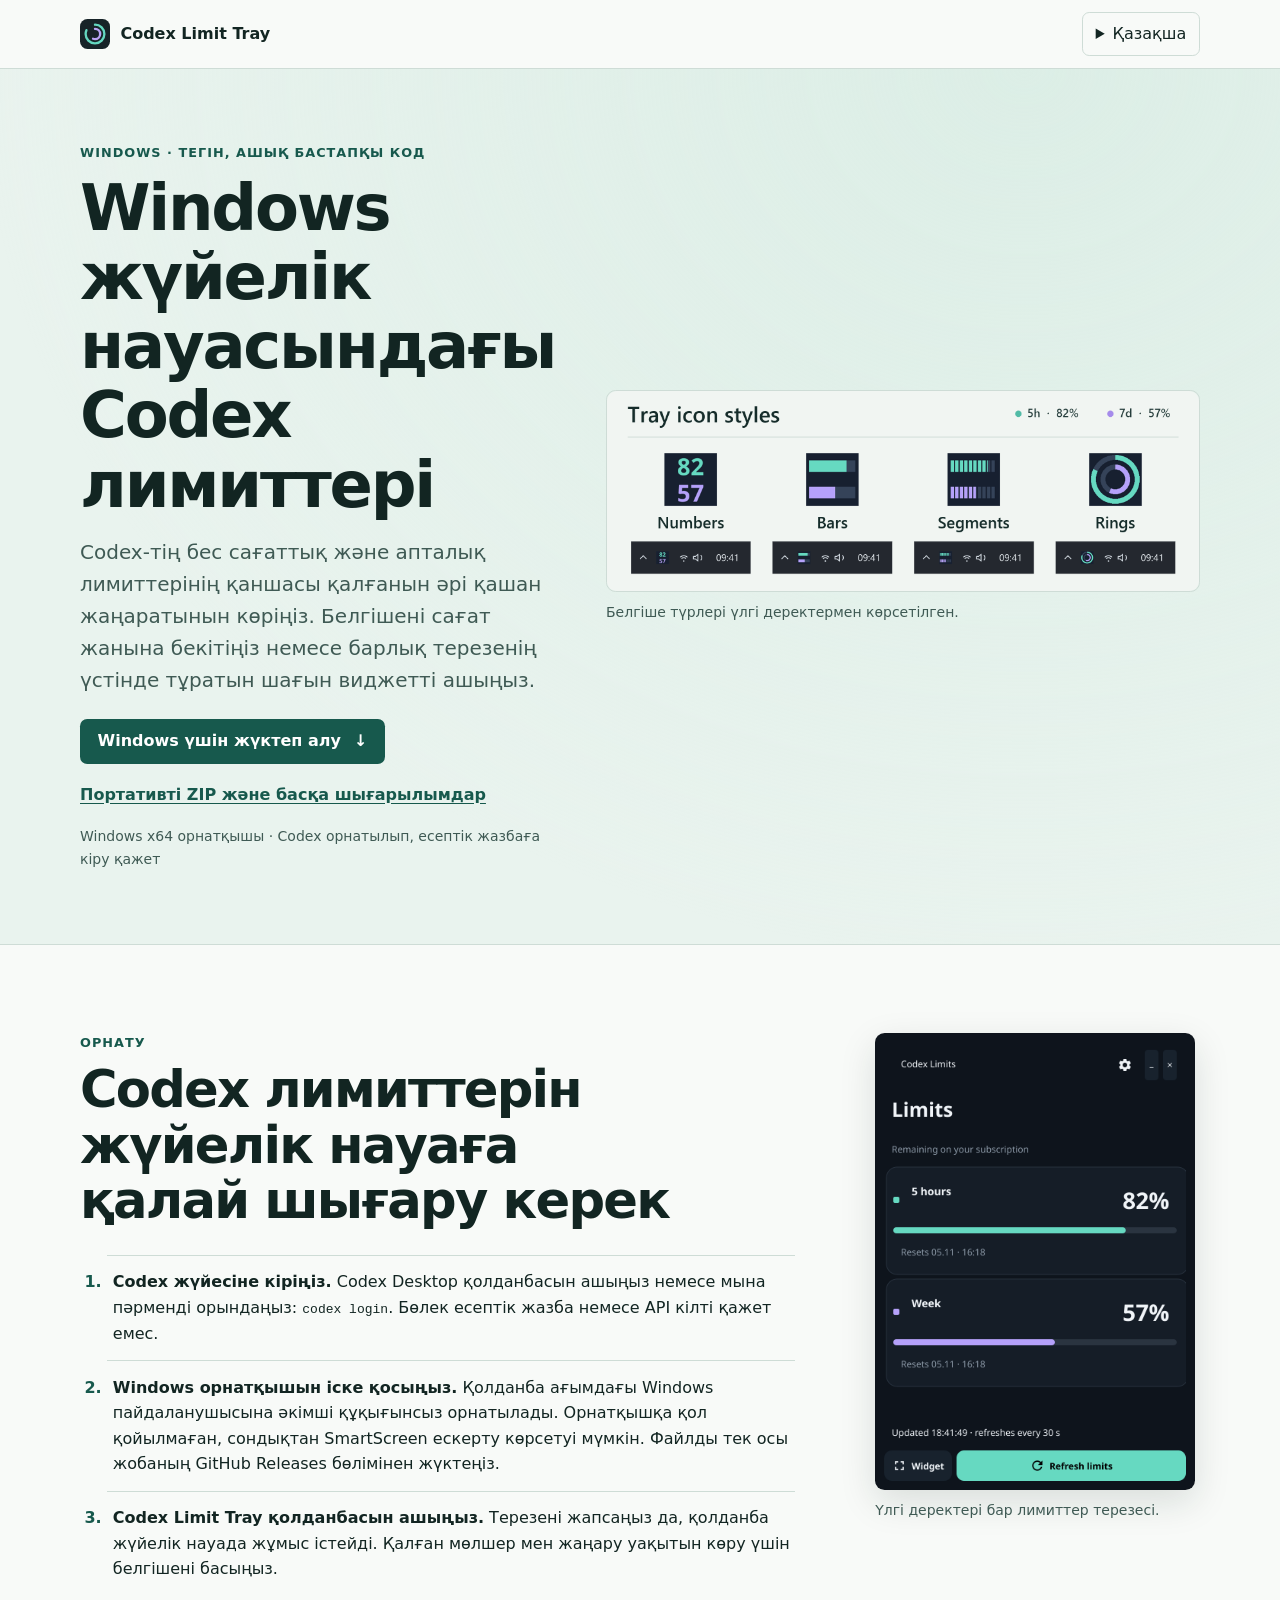
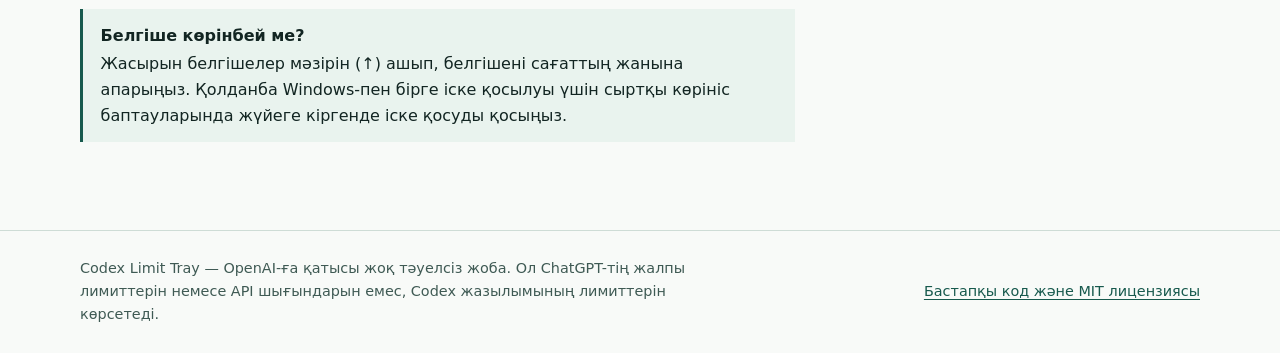
<file: docs/kk/index.html>
<!doctype html>
<!-- Generated by scripts/build-pages.py. Edit scripts/pages/ instead. -->
<html lang="kk">
<head>
  <meta charset="utf-8">
  <meta name="viewport" content="width=device-width, initial-scale=1">
  <title>Windows жүйелік науасындағы Codex лимиттері | Codex Limit Tray</title>
  <meta name="description" content="Codex-тің бес сағаттық және апталық лимиттерінің қаншасы қалғанын әрі қашан жаңаратынын көріңіз. Белгішені сағат жанына бекітіңіз немесе барлық терезенің үстінде тұратын шағын виджетті ашыңыз.">
  <meta property="og:type" content="website">
  <meta property="og:title" content="Windows жүйелік науасындағы Codex лимиттері | Codex Limit Tray">
  <meta property="og:description" content="Codex-тің бес сағаттық және апталық лимиттерінің қаншасы қалғанын әрі қашан жаңаратынын көріңіз. Белгішені сағат жанына бекітіңіз немесе барлық терезенің үстінде тұратын шағын виджетті ашыңыз.">
  <meta property="og:image" content="https://dmialexpro.github.io/codex-limit-tray/images/tray-modes.en.png">
  <link rel="canonical" href="https://dmialexpro.github.io/codex-limit-tray/kk/">
  <link rel="alternate" hreflang="en" href="https://dmialexpro.github.io/codex-limit-tray/">
  <link rel="alternate" hreflang="es" href="https://dmialexpro.github.io/codex-limit-tray/es/">
  <link rel="alternate" hreflang="zh-Hans" href="https://dmialexpro.github.io/codex-limit-tray/zh/">
  <link rel="alternate" hreflang="ru" href="https://dmialexpro.github.io/codex-limit-tray/ru/">
  <link rel="alternate" hreflang="it" href="https://dmialexpro.github.io/codex-limit-tray/it/">
  <link rel="alternate" hreflang="de" href="https://dmialexpro.github.io/codex-limit-tray/de/">
  <link rel="alternate" hreflang="uk" href="https://dmialexpro.github.io/codex-limit-tray/uk/">
  <link rel="alternate" hreflang="kk" href="https://dmialexpro.github.io/codex-limit-tray/kk/">
  <link rel="alternate" hreflang="pl" href="https://dmialexpro.github.io/codex-limit-tray/pl/">
  <link rel="alternate" hreflang="cs" href="https://dmialexpro.github.io/codex-limit-tray/cs/">
  <link rel="alternate" hreflang="ko" href="https://dmialexpro.github.io/codex-limit-tray/ko/">
  <link rel="alternate" hreflang="x-default" href="https://dmialexpro.github.io/codex-limit-tray/">
  <link rel="icon" href="../tray.svg" type="image/svg+xml">
  <link rel="stylesheet" href="../pages.css">
</head>
<body>
  <header class="site-header wrap">
    <a class="brand" href="./"><img src="../tray.svg" width="30" height="30" alt="">Codex Limit Tray</a>
    <details class="languages">
      <summary aria-label="Тіл: Қазақша">Қазақша</summary>
      <nav aria-label="Тіл">
        <ul>
          <li><a href="../" lang="en" hreflang="en">English</a></li>
          <li><a href="../es/" lang="es" hreflang="es">Español</a></li>
          <li><a href="../zh/" lang="zh-Hans" hreflang="zh-Hans">简体中文</a></li>
          <li><a href="../ru/" lang="ru" hreflang="ru">Русский</a></li>
          <li><a href="../it/" lang="it" hreflang="it">Italiano</a></li>
          <li><a href="../de/" lang="de" hreflang="de">Deutsch</a></li>
          <li><a href="../uk/" lang="uk" hreflang="uk">Українська</a></li>
          <li><a href="../kk/" lang="kk" hreflang="kk" aria-current="page">Қазақша</a></li>
          <li><a href="../pl/" lang="pl" hreflang="pl">Polski</a></li>
          <li><a href="../cs/" lang="cs" hreflang="cs">Čeština</a></li>
          <li><a href="../ko/" lang="ko" hreflang="ko">한국어</a></li>
        </ul>
      </nav>
    </details>
  </header>

  <main>
    <section class="hero">
      <div class="wrap hero-layout">
        <div>
          <p class="eyebrow">Windows · Тегін, ашық бастапқы код</p>
          <h1>Windows жүйелік науасындағы Codex лимиттері</h1>
          <p class="intro">Codex-тің бес сағаттық және апталық лимиттерінің қаншасы қалғанын әрі қашан жаңаратынын көріңіз. Белгішені сағат жанына бекітіңіз немесе барлық терезенің үстінде тұратын шағын виджетті ашыңыз.</p>
          <div class="actions">
            <a class="button" href="https://github.com/DmiAlexPRO/codex-limit-tray/releases/latest/download/CodexLimitTray-windows-x64-Setup.exe">Windows үшін жүктеп алу <span aria-hidden="true">↓</span></a>
            <a href="https://github.com/DmiAlexPRO/codex-limit-tray/releases">Портативті ZIP және басқа шығарылымдар</a>
          </div>
          <p class="requirement">Windows x64 орнатқышы · Codex орнатылып, есептік жазбаға кіру қажет</p>
        </div>
        <figure class="tray-preview">
          <a href="../images/tray-modes.en.png">
            <img src="../images/tray-modes.en.png" width="1840" height="620" fetchpriority="high" alt="Белгішенің төрт түрі: сандар, жолақтар, сегменттер және сақиналар. Мысалда бес сағаттық лимиттің 82%-ы және апталық лимиттің 57%-ы қалды.">
          </a>
          <figcaption>Белгіше түрлері үлгі деректермен көрсетілген.</figcaption>
        </figure>
      </div>
    </section>

    <section class="setup wrap" aria-labelledby="setup-title">
      <div>
        <p class="eyebrow">Орнату</p>
        <h2 id="setup-title">Codex лимиттерін жүйелік науаға қалай шығару керек</h2>
        <ol class="steps">
          <li><strong>Codex жүйесіне кіріңіз.</strong> Codex Desktop қолданбасын ашыңыз немесе мына пәрменді орындаңыз: <code>codex login</code>. Бөлек есептік жазба немесе API кілті қажет емес.</li>
          <li><strong>Windows орнатқышын іске қосыңыз.</strong> Қолданба ағымдағы Windows пайдаланушысына әкімші құқығынсыз орнатылады. Орнатқышқа қол қойылмаған, сондықтан SmartScreen ескерту көрсетуі мүмкін. Файлды тек осы жобаның GitHub Releases бөлімінен жүктеңіз.</li>
          <li><strong>Codex Limit Tray қолданбасын ашыңыз.</strong> Терезені жапсаңыз да, қолданба жүйелік науада жұмыс істейді. Қалған мөлшер мен жаңару уақытын көру үшін белгішені басыңыз.</li>
        </ol>
        <aside class="tip">
          <h3>Белгіше көрінбей ме?</h3>
          <p>Жасырын белгішелер мәзірін (↑) ашып, белгішені сағаттың жанына апарыңыз. Қолданба Windows-пен бірге іске қосылуы үшін сыртқы көрініс баптауларында жүйеге кіргенде іске қосуды қосыңыз.</p>
        </aside>
      </div>
      <figure class="app-preview">
        <a href="../images/main-dark.en.png">
          <img src="../images/main-dark.en.png" width="420" height="600" loading="lazy" alt="Қараңғы терезеде әр лимиттің қалған пайызы мен жаңару уақыты көрсетіледі.">
        </a>
        <figcaption>Үлгі деректері бар лимиттер терезесі.</figcaption>
      </figure>
    </section>
  </main>

  <footer class="site-footer">
    <div class="wrap">
      <p>Codex Limit Tray — OpenAI-ға қатысы жоқ тәуелсіз жоба. Ол ChatGPT-тің жалпы лимиттерін немесе API шығындарын емес, Codex жазылымының лимиттерін көрсетеді.</p>
      <a href="https://github.com/DmiAlexPRO/codex-limit-tray">Бастапқы код және MIT лицензиясы</a>
    </div>
  </footer>
</body>
</html>
</file>
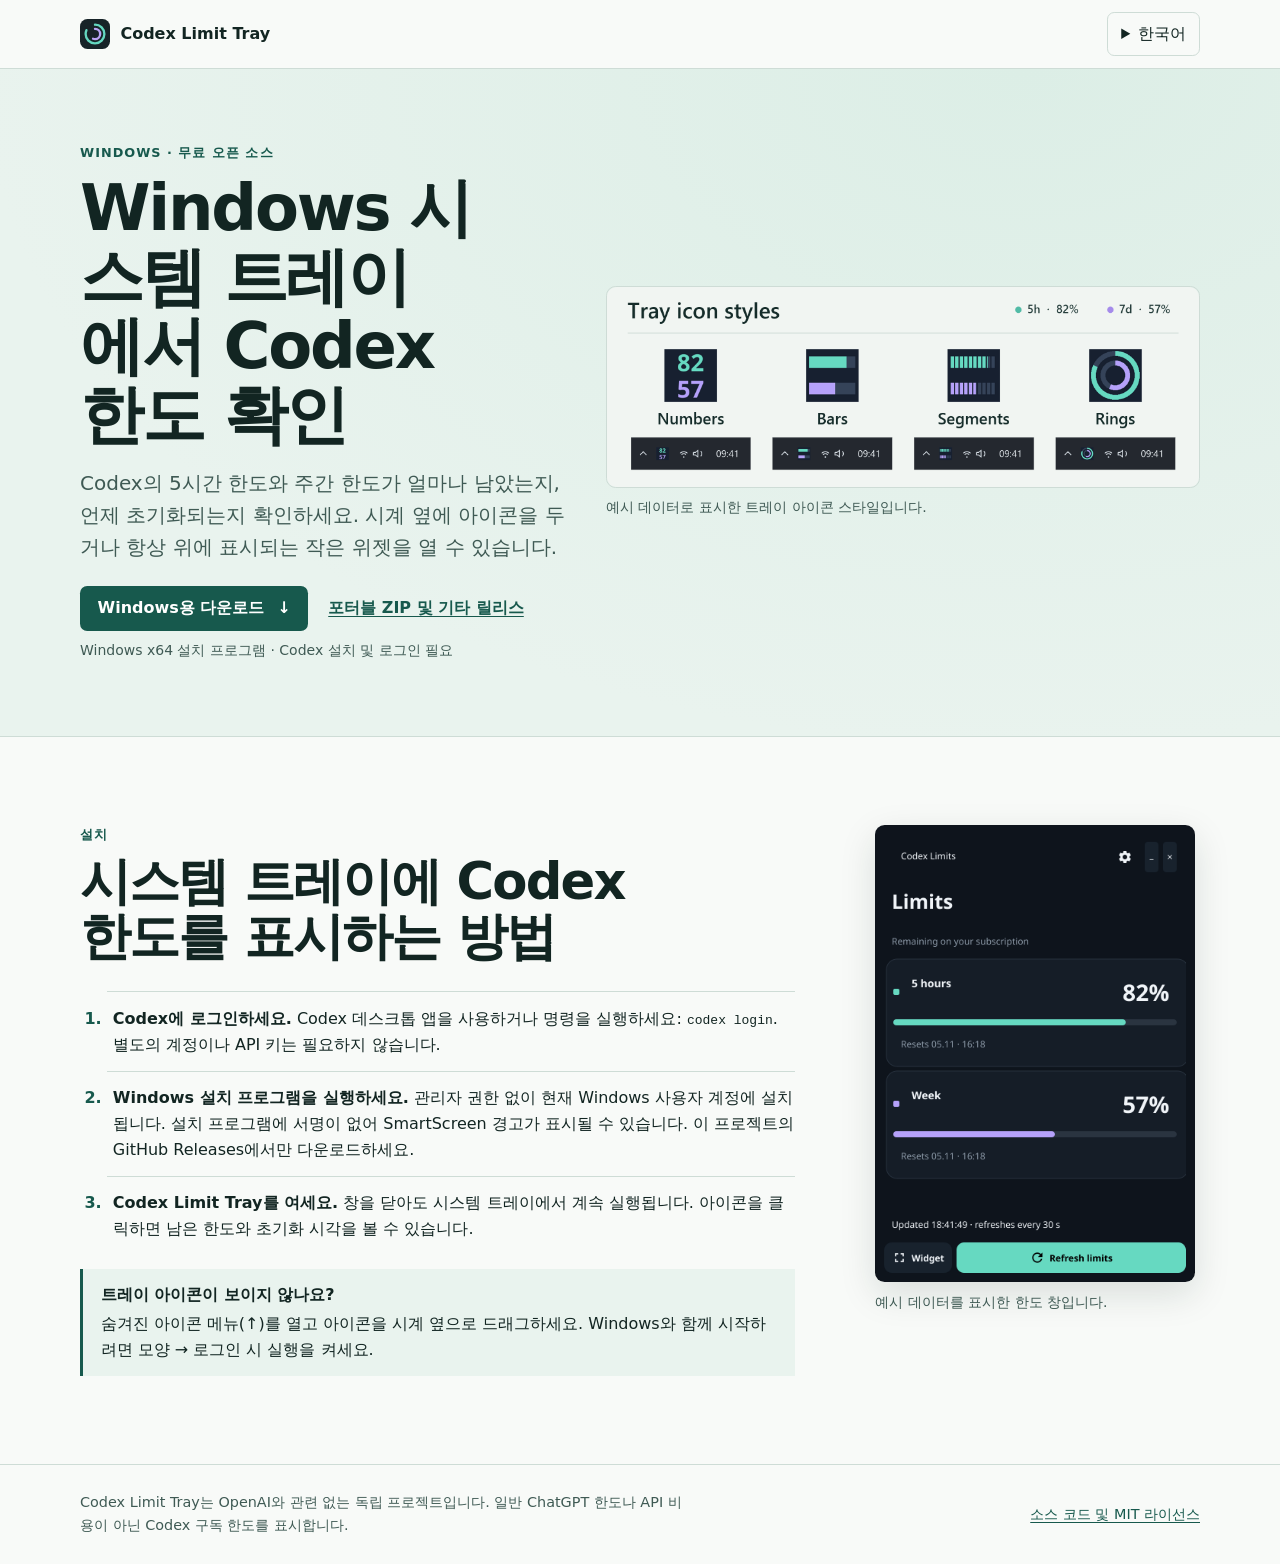
<file: docs/ko/index.html>
<!doctype html>
<!-- Generated by scripts/build-pages.py. Edit scripts/pages/ instead. -->
<html lang="ko">
<head>
  <meta charset="utf-8">
  <meta name="viewport" content="width=device-width, initial-scale=1">
  <title>Windows 시스템 트레이에서 Codex 한도 확인 | Codex Limit Tray</title>
  <meta name="description" content="Codex의 5시간 한도와 주간 한도가 얼마나 남았는지, 언제 초기화되는지 확인하세요. 시계 옆에 아이콘을 두거나 항상 위에 표시되는 작은 위젯을 열 수 있습니다.">
  <meta property="og:type" content="website">
  <meta property="og:title" content="Windows 시스템 트레이에서 Codex 한도 확인 | Codex Limit Tray">
  <meta property="og:description" content="Codex의 5시간 한도와 주간 한도가 얼마나 남았는지, 언제 초기화되는지 확인하세요. 시계 옆에 아이콘을 두거나 항상 위에 표시되는 작은 위젯을 열 수 있습니다.">
  <meta property="og:image" content="https://dmialexpro.github.io/codex-limit-tray/images/tray-modes.en.png">
  <link rel="canonical" href="https://dmialexpro.github.io/codex-limit-tray/ko/">
  <link rel="alternate" hreflang="en" href="https://dmialexpro.github.io/codex-limit-tray/">
  <link rel="alternate" hreflang="es" href="https://dmialexpro.github.io/codex-limit-tray/es/">
  <link rel="alternate" hreflang="zh-Hans" href="https://dmialexpro.github.io/codex-limit-tray/zh/">
  <link rel="alternate" hreflang="ru" href="https://dmialexpro.github.io/codex-limit-tray/ru/">
  <link rel="alternate" hreflang="it" href="https://dmialexpro.github.io/codex-limit-tray/it/">
  <link rel="alternate" hreflang="de" href="https://dmialexpro.github.io/codex-limit-tray/de/">
  <link rel="alternate" hreflang="uk" href="https://dmialexpro.github.io/codex-limit-tray/uk/">
  <link rel="alternate" hreflang="kk" href="https://dmialexpro.github.io/codex-limit-tray/kk/">
  <link rel="alternate" hreflang="pl" href="https://dmialexpro.github.io/codex-limit-tray/pl/">
  <link rel="alternate" hreflang="cs" href="https://dmialexpro.github.io/codex-limit-tray/cs/">
  <link rel="alternate" hreflang="ko" href="https://dmialexpro.github.io/codex-limit-tray/ko/">
  <link rel="alternate" hreflang="x-default" href="https://dmialexpro.github.io/codex-limit-tray/">
  <link rel="icon" href="../tray.svg" type="image/svg+xml">
  <link rel="stylesheet" href="../pages.css">
</head>
<body>
  <header class="site-header wrap">
    <a class="brand" href="./"><img src="../tray.svg" width="30" height="30" alt="">Codex Limit Tray</a>
    <details class="languages">
      <summary aria-label="언어: 한국어">한국어</summary>
      <nav aria-label="언어">
        <ul>
          <li><a href="../" lang="en" hreflang="en">English</a></li>
          <li><a href="../es/" lang="es" hreflang="es">Español</a></li>
          <li><a href="../zh/" lang="zh-Hans" hreflang="zh-Hans">简体中文</a></li>
          <li><a href="../ru/" lang="ru" hreflang="ru">Русский</a></li>
          <li><a href="../it/" lang="it" hreflang="it">Italiano</a></li>
          <li><a href="../de/" lang="de" hreflang="de">Deutsch</a></li>
          <li><a href="../uk/" lang="uk" hreflang="uk">Українська</a></li>
          <li><a href="../kk/" lang="kk" hreflang="kk">Қазақша</a></li>
          <li><a href="../pl/" lang="pl" hreflang="pl">Polski</a></li>
          <li><a href="../cs/" lang="cs" hreflang="cs">Čeština</a></li>
          <li><a href="../ko/" lang="ko" hreflang="ko" aria-current="page">한국어</a></li>
        </ul>
      </nav>
    </details>
  </header>

  <main>
    <section class="hero">
      <div class="wrap hero-layout">
        <div>
          <p class="eyebrow">Windows · 무료 오픈 소스</p>
          <h1>Windows 시스템 트레이에서 Codex 한도 확인</h1>
          <p class="intro">Codex의 5시간 한도와 주간 한도가 얼마나 남았는지, 언제 초기화되는지 확인하세요. 시계 옆에 아이콘을 두거나 항상 위에 표시되는 작은 위젯을 열 수 있습니다.</p>
          <div class="actions">
            <a class="button" href="https://github.com/DmiAlexPRO/codex-limit-tray/releases/latest/download/CodexLimitTray-windows-x64-Setup.exe">Windows용 다운로드 <span aria-hidden="true">↓</span></a>
            <a href="https://github.com/DmiAlexPRO/codex-limit-tray/releases">포터블 ZIP 및 기타 릴리스</a>
          </div>
          <p class="requirement">Windows x64 설치 프로그램 · Codex 설치 및 로그인 필요</p>
        </div>
        <figure class="tray-preview">
          <a href="../images/tray-modes.en.png">
            <img src="../images/tray-modes.en.png" width="1840" height="620" fetchpriority="high" alt="숫자, 막대, 구간, 원형의 네 가지 아이콘 스타일. 예시로 5시간 한도는 82%, 주간 한도는 57% 남았습니다.">
          </a>
          <figcaption>예시 데이터로 표시한 트레이 아이콘 스타일입니다.</figcaption>
        </figure>
      </div>
    </section>

    <section class="setup wrap" aria-labelledby="setup-title">
      <div>
        <p class="eyebrow">설치</p>
        <h2 id="setup-title">시스템 트레이에 Codex 한도를 표시하는 방법</h2>
        <ol class="steps">
          <li><strong>Codex에 로그인하세요.</strong> Codex 데스크톱 앱을 사용하거나 명령을 실행하세요: <code>codex login</code>. 별도의 계정이나 API 키는 필요하지 않습니다.</li>
          <li><strong>Windows 설치 프로그램을 실행하세요.</strong> 관리자 권한 없이 현재 Windows 사용자 계정에 설치됩니다. 설치 프로그램에 서명이 없어 SmartScreen 경고가 표시될 수 있습니다. 이 프로젝트의 GitHub Releases에서만 다운로드하세요.</li>
          <li><strong>Codex Limit Tray를 여세요.</strong> 창을 닫아도 시스템 트레이에서 계속 실행됩니다. 아이콘을 클릭하면 남은 한도와 초기화 시각을 볼 수 있습니다.</li>
        </ol>
        <aside class="tip">
          <h3>트레이 아이콘이 보이지 않나요?</h3>
          <p>숨겨진 아이콘 메뉴(↑)를 열고 아이콘을 시계 옆으로 드래그하세요. Windows와 함께 시작하려면 모양 → 로그인 시 실행을 켜세요.</p>
        </aside>
      </div>
      <figure class="app-preview">
        <a href="../images/main-dark.en.png">
          <img src="../images/main-dark.en.png" width="420" height="600" loading="lazy" alt="어두운 화면에 각 한도의 남은 비율과 초기화 시각이 표시됩니다.">
        </a>
        <figcaption>예시 데이터를 표시한 한도 창입니다.</figcaption>
      </figure>
    </section>
  </main>

  <footer class="site-footer">
    <div class="wrap">
      <p>Codex Limit Tray는 OpenAI와 관련 없는 독립 프로젝트입니다. 일반 ChatGPT 한도나 API 비용이 아닌 Codex 구독 한도를 표시합니다.</p>
      <a href="https://github.com/DmiAlexPRO/codex-limit-tray">소스 코드 및 MIT 라이선스</a>
    </div>
  </footer>
</body>
</html>
</file>
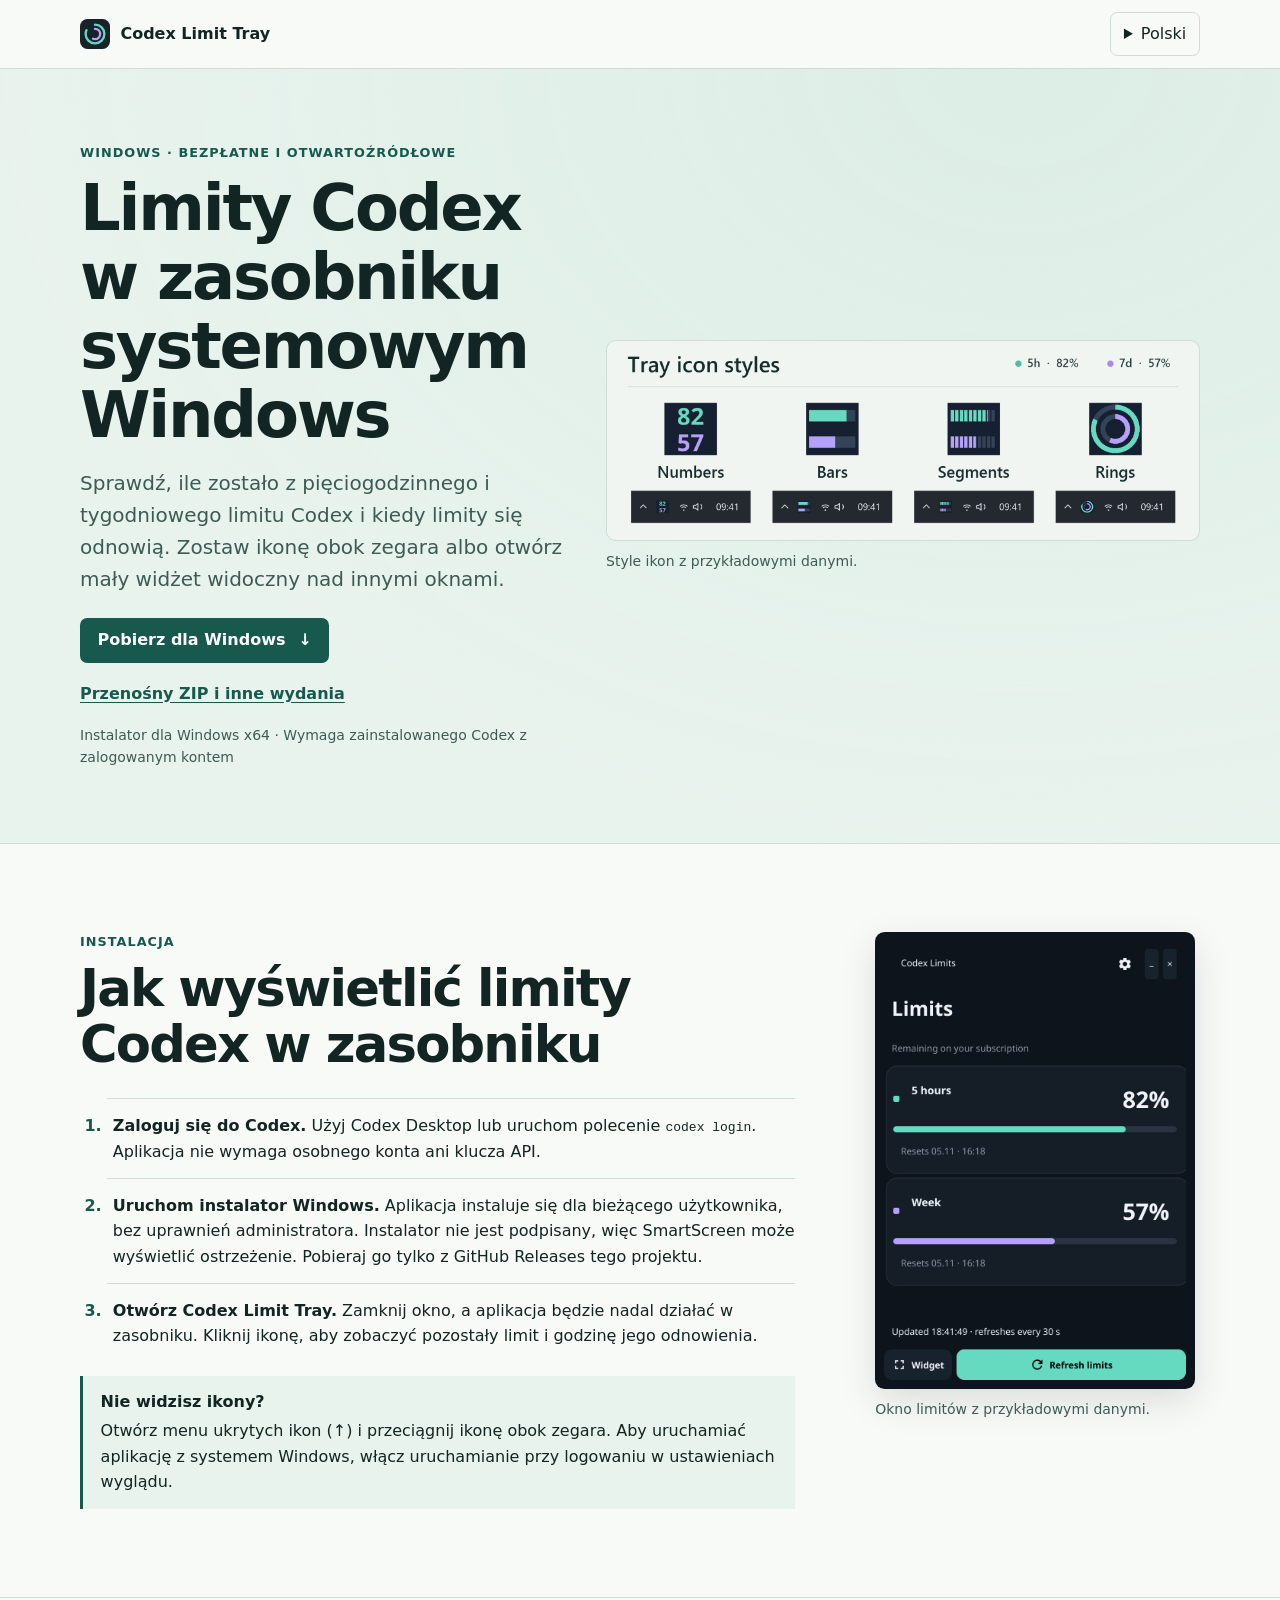
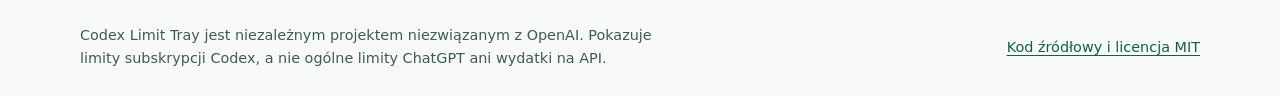
<file: docs/pl/index.html>
<!doctype html>
<!-- Generated by scripts/build-pages.py. Edit scripts/pages/ instead. -->
<html lang="pl">
<head>
  <meta charset="utf-8">
  <meta name="viewport" content="width=device-width, initial-scale=1">
  <title>Limity Codex w zasobniku systemowym Windows | Codex Limit Tray</title>
  <meta name="description" content="Sprawdź, ile zostało z pięciogodzinnego i tygodniowego limitu Codex i kiedy limity się odnowią. Zostaw ikonę obok zegara albo otwórz mały widżet widoczny nad innymi oknami.">
  <meta property="og:type" content="website">
  <meta property="og:title" content="Limity Codex w zasobniku systemowym Windows | Codex Limit Tray">
  <meta property="og:description" content="Sprawdź, ile zostało z pięciogodzinnego i tygodniowego limitu Codex i kiedy limity się odnowią. Zostaw ikonę obok zegara albo otwórz mały widżet widoczny nad innymi oknami.">
  <meta property="og:image" content="https://dmialexpro.github.io/codex-limit-tray/images/tray-modes.en.png">
  <link rel="canonical" href="https://dmialexpro.github.io/codex-limit-tray/pl/">
  <link rel="alternate" hreflang="en" href="https://dmialexpro.github.io/codex-limit-tray/">
  <link rel="alternate" hreflang="es" href="https://dmialexpro.github.io/codex-limit-tray/es/">
  <link rel="alternate" hreflang="zh-Hans" href="https://dmialexpro.github.io/codex-limit-tray/zh/">
  <link rel="alternate" hreflang="ru" href="https://dmialexpro.github.io/codex-limit-tray/ru/">
  <link rel="alternate" hreflang="it" href="https://dmialexpro.github.io/codex-limit-tray/it/">
  <link rel="alternate" hreflang="de" href="https://dmialexpro.github.io/codex-limit-tray/de/">
  <link rel="alternate" hreflang="uk" href="https://dmialexpro.github.io/codex-limit-tray/uk/">
  <link rel="alternate" hreflang="kk" href="https://dmialexpro.github.io/codex-limit-tray/kk/">
  <link rel="alternate" hreflang="pl" href="https://dmialexpro.github.io/codex-limit-tray/pl/">
  <link rel="alternate" hreflang="cs" href="https://dmialexpro.github.io/codex-limit-tray/cs/">
  <link rel="alternate" hreflang="ko" href="https://dmialexpro.github.io/codex-limit-tray/ko/">
  <link rel="alternate" hreflang="x-default" href="https://dmialexpro.github.io/codex-limit-tray/">
  <link rel="icon" href="../tray.svg" type="image/svg+xml">
  <link rel="stylesheet" href="../pages.css">
</head>
<body>
  <header class="site-header wrap">
    <a class="brand" href="./"><img src="../tray.svg" width="30" height="30" alt="">Codex Limit Tray</a>
    <details class="languages">
      <summary aria-label="Język: Polski">Polski</summary>
      <nav aria-label="Język">
        <ul>
          <li><a href="../" lang="en" hreflang="en">English</a></li>
          <li><a href="../es/" lang="es" hreflang="es">Español</a></li>
          <li><a href="../zh/" lang="zh-Hans" hreflang="zh-Hans">简体中文</a></li>
          <li><a href="../ru/" lang="ru" hreflang="ru">Русский</a></li>
          <li><a href="../it/" lang="it" hreflang="it">Italiano</a></li>
          <li><a href="../de/" lang="de" hreflang="de">Deutsch</a></li>
          <li><a href="../uk/" lang="uk" hreflang="uk">Українська</a></li>
          <li><a href="../kk/" lang="kk" hreflang="kk">Қазақша</a></li>
          <li><a href="../pl/" lang="pl" hreflang="pl" aria-current="page">Polski</a></li>
          <li><a href="../cs/" lang="cs" hreflang="cs">Čeština</a></li>
          <li><a href="../ko/" lang="ko" hreflang="ko">한국어</a></li>
        </ul>
      </nav>
    </details>
  </header>

  <main>
    <section class="hero">
      <div class="wrap hero-layout">
        <div>
          <p class="eyebrow">Windows · Bezpłatne i otwartoźródłowe</p>
          <h1>Limity Codex w zasobniku systemowym Windows</h1>
          <p class="intro">Sprawdź, ile zostało z pięciogodzinnego i tygodniowego limitu Codex i kiedy limity się odnowią. Zostaw ikonę obok zegara albo otwórz mały widżet widoczny nad innymi oknami.</p>
          <div class="actions">
            <a class="button" href="https://github.com/DmiAlexPRO/codex-limit-tray/releases/latest/download/CodexLimitTray-windows-x64-Setup.exe">Pobierz dla Windows <span aria-hidden="true">↓</span></a>
            <a href="https://github.com/DmiAlexPRO/codex-limit-tray/releases">Przenośny ZIP i inne wydania</a>
          </div>
          <p class="requirement">Instalator dla Windows x64 · Wymaga zainstalowanego Codex z zalogowanym kontem</p>
        </div>
        <figure class="tray-preview">
          <a href="../images/tray-modes.en.png">
            <img src="../images/tray-modes.en.png" width="1840" height="620" fetchpriority="high" alt="Cztery style ikon: liczby, paski, segmenty i pierścienie. Przykład: pozostało 82% limitu pięciogodzinnego i 57% tygodniowego.">
          </a>
          <figcaption>Style ikon z przykładowymi danymi.</figcaption>
        </figure>
      </div>
    </section>

    <section class="setup wrap" aria-labelledby="setup-title">
      <div>
        <p class="eyebrow">Instalacja</p>
        <h2 id="setup-title">Jak wyświetlić limity Codex w zasobniku</h2>
        <ol class="steps">
          <li><strong>Zaloguj się do Codex.</strong> Użyj Codex Desktop lub uruchom polecenie <code>codex login</code>. Aplikacja nie wymaga osobnego konta ani klucza API.</li>
          <li><strong>Uruchom instalator Windows.</strong> Aplikacja instaluje się dla bieżącego użytkownika, bez uprawnień administratora. Instalator nie jest podpisany, więc SmartScreen może wyświetlić ostrzeżenie. Pobieraj go tylko z GitHub Releases tego projektu.</li>
          <li><strong>Otwórz Codex Limit Tray.</strong> Zamknij okno, a aplikacja będzie nadal działać w zasobniku. Kliknij ikonę, aby zobaczyć pozostały limit i godzinę jego odnowienia.</li>
        </ol>
        <aside class="tip">
          <h3>Nie widzisz ikony?</h3>
          <p>Otwórz menu ukrytych ikon (↑) i przeciągnij ikonę obok zegara. Aby uruchamiać aplikację z systemem Windows, włącz uruchamianie przy logowaniu w ustawieniach wyglądu.</p>
        </aside>
      </div>
      <figure class="app-preview">
        <a href="../images/main-dark.en.png">
          <img src="../images/main-dark.en.png" width="420" height="600" loading="lazy" alt="Ciemny panel pokazuje pozostały procent i czas odnowienia każdego limitu.">
        </a>
        <figcaption>Okno limitów z przykładowymi danymi.</figcaption>
      </figure>
    </section>
  </main>

  <footer class="site-footer">
    <div class="wrap">
      <p>Codex Limit Tray jest niezależnym projektem niezwiązanym z OpenAI. Pokazuje limity subskrypcji Codex, a nie ogólne limity ChatGPT ani wydatki na API.</p>
      <a href="https://github.com/DmiAlexPRO/codex-limit-tray">Kod źródłowy i licencja MIT</a>
    </div>
  </footer>
</body>
</html>
</file>
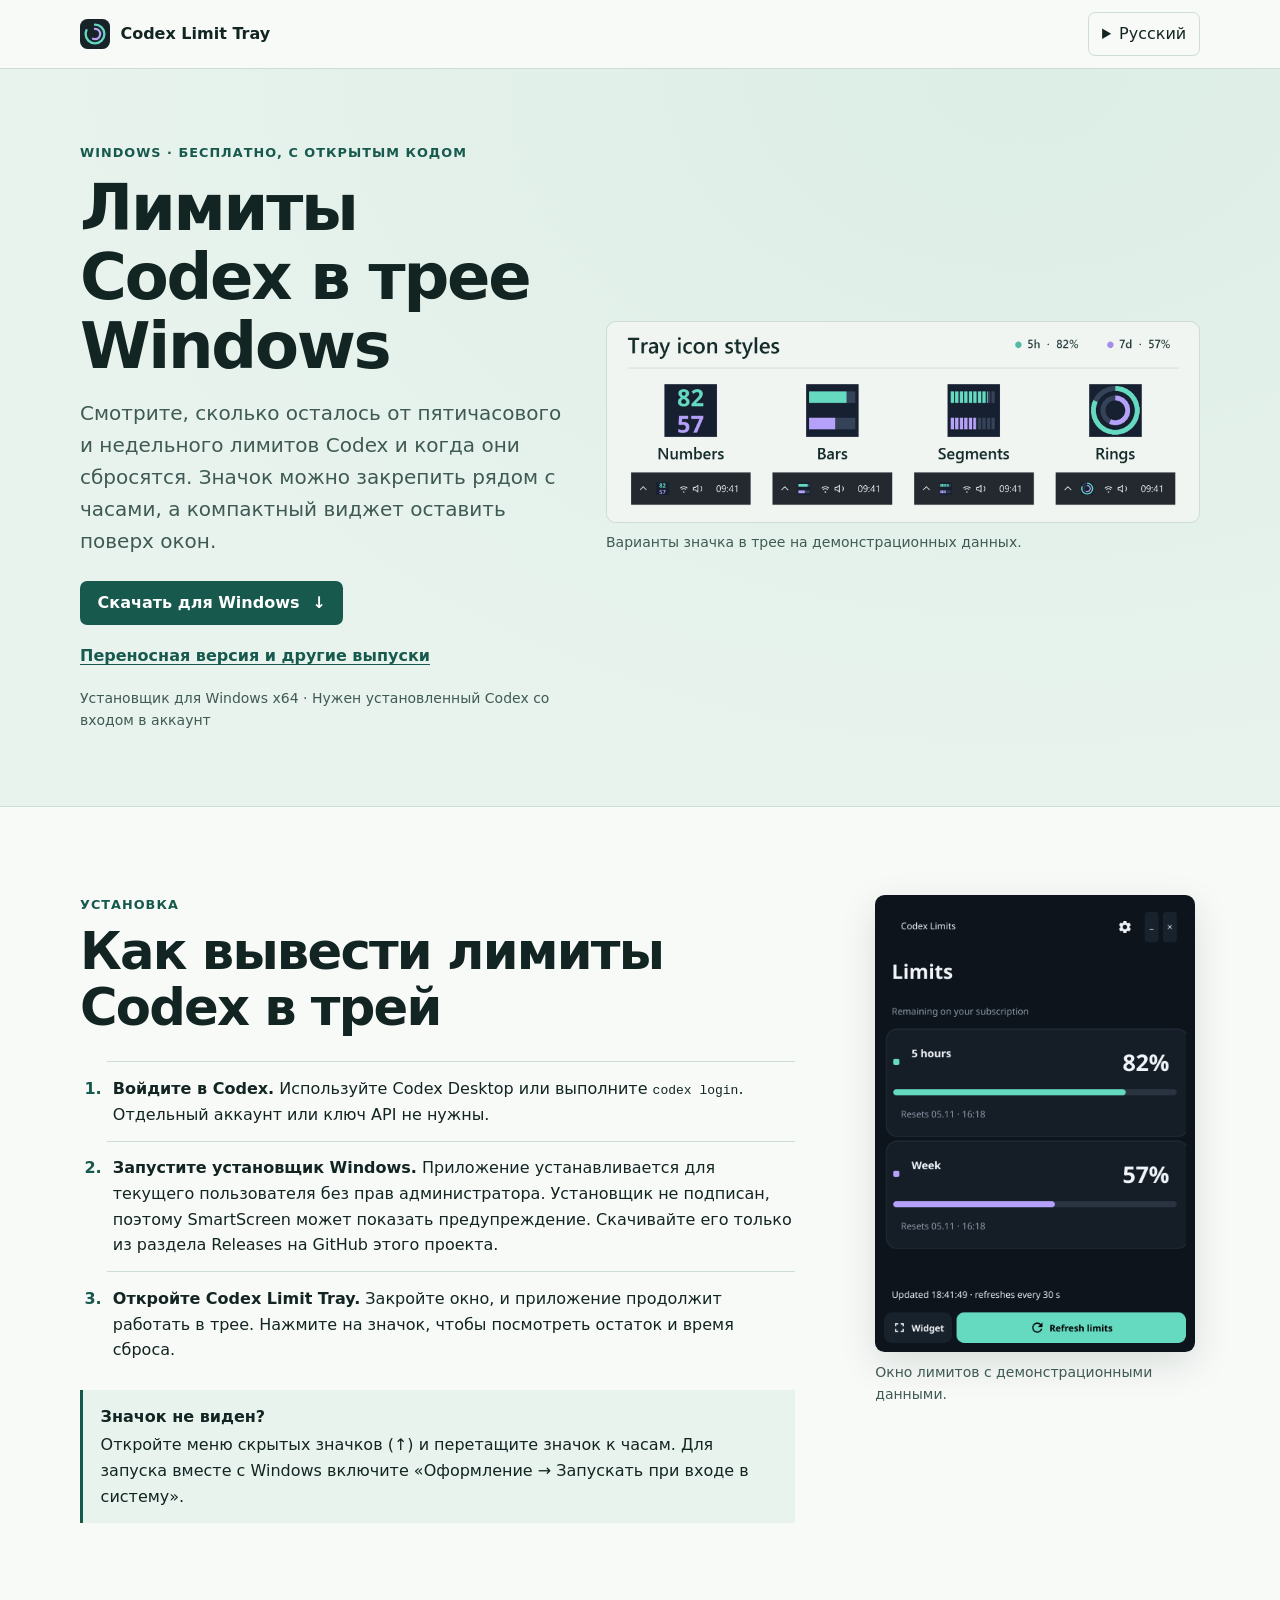
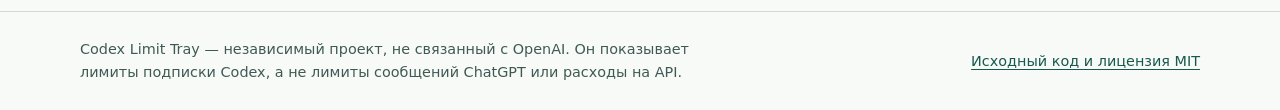
<file: docs/ru/index.html>
<!doctype html>
<!-- Generated by scripts/build-pages.py. Edit scripts/pages/ instead. -->
<html lang="ru">
<head>
  <meta charset="utf-8">
  <meta name="viewport" content="width=device-width, initial-scale=1">
  <title>Лимиты Codex в трее Windows | Codex Limit Tray</title>
  <meta name="description" content="Смотрите, сколько осталось от пятичасового и недельного лимитов Codex и когда они сбросятся. Значок можно закрепить рядом с часами, а компактный виджет оставить поверх окон.">
  <meta property="og:type" content="website">
  <meta property="og:title" content="Лимиты Codex в трее Windows | Codex Limit Tray">
  <meta property="og:description" content="Смотрите, сколько осталось от пятичасового и недельного лимитов Codex и когда они сбросятся. Значок можно закрепить рядом с часами, а компактный виджет оставить поверх окон.">
  <meta property="og:image" content="https://dmialexpro.github.io/codex-limit-tray/images/tray-modes.en.png">
  <link rel="canonical" href="https://dmialexpro.github.io/codex-limit-tray/ru/">
  <link rel="alternate" hreflang="en" href="https://dmialexpro.github.io/codex-limit-tray/">
  <link rel="alternate" hreflang="es" href="https://dmialexpro.github.io/codex-limit-tray/es/">
  <link rel="alternate" hreflang="zh-Hans" href="https://dmialexpro.github.io/codex-limit-tray/zh/">
  <link rel="alternate" hreflang="ru" href="https://dmialexpro.github.io/codex-limit-tray/ru/">
  <link rel="alternate" hreflang="it" href="https://dmialexpro.github.io/codex-limit-tray/it/">
  <link rel="alternate" hreflang="de" href="https://dmialexpro.github.io/codex-limit-tray/de/">
  <link rel="alternate" hreflang="uk" href="https://dmialexpro.github.io/codex-limit-tray/uk/">
  <link rel="alternate" hreflang="kk" href="https://dmialexpro.github.io/codex-limit-tray/kk/">
  <link rel="alternate" hreflang="pl" href="https://dmialexpro.github.io/codex-limit-tray/pl/">
  <link rel="alternate" hreflang="cs" href="https://dmialexpro.github.io/codex-limit-tray/cs/">
  <link rel="alternate" hreflang="ko" href="https://dmialexpro.github.io/codex-limit-tray/ko/">
  <link rel="alternate" hreflang="x-default" href="https://dmialexpro.github.io/codex-limit-tray/">
  <link rel="icon" href="../tray.svg" type="image/svg+xml">
  <link rel="stylesheet" href="../pages.css">
</head>
<body>
  <header class="site-header wrap">
    <a class="brand" href="./"><img src="../tray.svg" width="30" height="30" alt="">Codex Limit Tray</a>
    <details class="languages">
      <summary aria-label="Язык: Русский">Русский</summary>
      <nav aria-label="Язык">
        <ul>
          <li><a href="../" lang="en" hreflang="en">English</a></li>
          <li><a href="../es/" lang="es" hreflang="es">Español</a></li>
          <li><a href="../zh/" lang="zh-Hans" hreflang="zh-Hans">简体中文</a></li>
          <li><a href="../ru/" lang="ru" hreflang="ru" aria-current="page">Русский</a></li>
          <li><a href="../it/" lang="it" hreflang="it">Italiano</a></li>
          <li><a href="../de/" lang="de" hreflang="de">Deutsch</a></li>
          <li><a href="../uk/" lang="uk" hreflang="uk">Українська</a></li>
          <li><a href="../kk/" lang="kk" hreflang="kk">Қазақша</a></li>
          <li><a href="../pl/" lang="pl" hreflang="pl">Polski</a></li>
          <li><a href="../cs/" lang="cs" hreflang="cs">Čeština</a></li>
          <li><a href="../ko/" lang="ko" hreflang="ko">한국어</a></li>
        </ul>
      </nav>
    </details>
  </header>

  <main>
    <section class="hero">
      <div class="wrap hero-layout">
        <div>
          <p class="eyebrow">Windows · Бесплатно, с открытым кодом</p>
          <h1>Лимиты Codex в трее Windows</h1>
          <p class="intro">Смотрите, сколько осталось от пятичасового и недельного лимитов Codex и когда они сбросятся. Значок можно закрепить рядом с часами, а компактный виджет оставить поверх окон.</p>
          <div class="actions">
            <a class="button" href="https://github.com/DmiAlexPRO/codex-limit-tray/releases/latest/download/CodexLimitTray-windows-x64-Setup.exe">Скачать для Windows <span aria-hidden="true">↓</span></a>
            <a href="https://github.com/DmiAlexPRO/codex-limit-tray/releases">Переносная версия и другие выпуски</a>
          </div>
          <p class="requirement">Установщик для Windows x64 · Нужен установленный Codex со входом в аккаунт</p>
        </div>
        <figure class="tray-preview">
          <a href="../images/tray-modes.en.png">
            <img src="../images/tray-modes.en.png" width="1840" height="620" fetchpriority="high" alt="Четыре стиля значка: цифры, полосы, сегменты и кольца. В примере осталось 82% пятичасового лимита и 57% недельного.">
          </a>
          <figcaption>Варианты значка в трее на демонстрационных данных.</figcaption>
        </figure>
      </div>
    </section>

    <section class="setup wrap" aria-labelledby="setup-title">
      <div>
        <p class="eyebrow">Установка</p>
        <h2 id="setup-title">Как вывести лимиты Codex в трей</h2>
        <ol class="steps">
          <li><strong>Войдите в Codex.</strong> Используйте Codex Desktop или выполните <code>codex login</code>. Отдельный аккаунт или ключ API не нужны.</li>
          <li><strong>Запустите установщик Windows.</strong> Приложение устанавливается для текущего пользователя без прав администратора. Установщик не подписан, поэтому SmartScreen может показать предупреждение. Скачивайте его только из раздела Releases на GitHub этого проекта.</li>
          <li><strong>Откройте Codex Limit Tray.</strong> Закройте окно, и приложение продолжит работать в трее. Нажмите на значок, чтобы посмотреть остаток и время сброса.</li>
        </ol>
        <aside class="tip">
          <h3>Значок не виден?</h3>
          <p>Откройте меню скрытых значков (↑) и перетащите значок к часам. Для запуска вместе с Windows включите «Оформление → Запускать при входе в систему».</p>
        </aside>
      </div>
      <figure class="app-preview">
        <a href="../images/main-dark.en.png">
          <img src="../images/main-dark.en.png" width="420" height="600" loading="lazy" alt="Окно в тёмной теме показывает остаток в процентах и время сброса каждого лимита.">
        </a>
        <figcaption>Окно лимитов с демонстрационными данными.</figcaption>
      </figure>
    </section>
  </main>

  <footer class="site-footer">
    <div class="wrap">
      <p>Codex Limit Tray — независимый проект, не связанный с OpenAI. Он показывает лимиты подписки Codex, а не лимиты сообщений ChatGPT или расходы на API.</p>
      <a href="https://github.com/DmiAlexPRO/codex-limit-tray">Исходный код и лицензия MIT</a>
    </div>
  </footer>
</body>
</html>
</file>
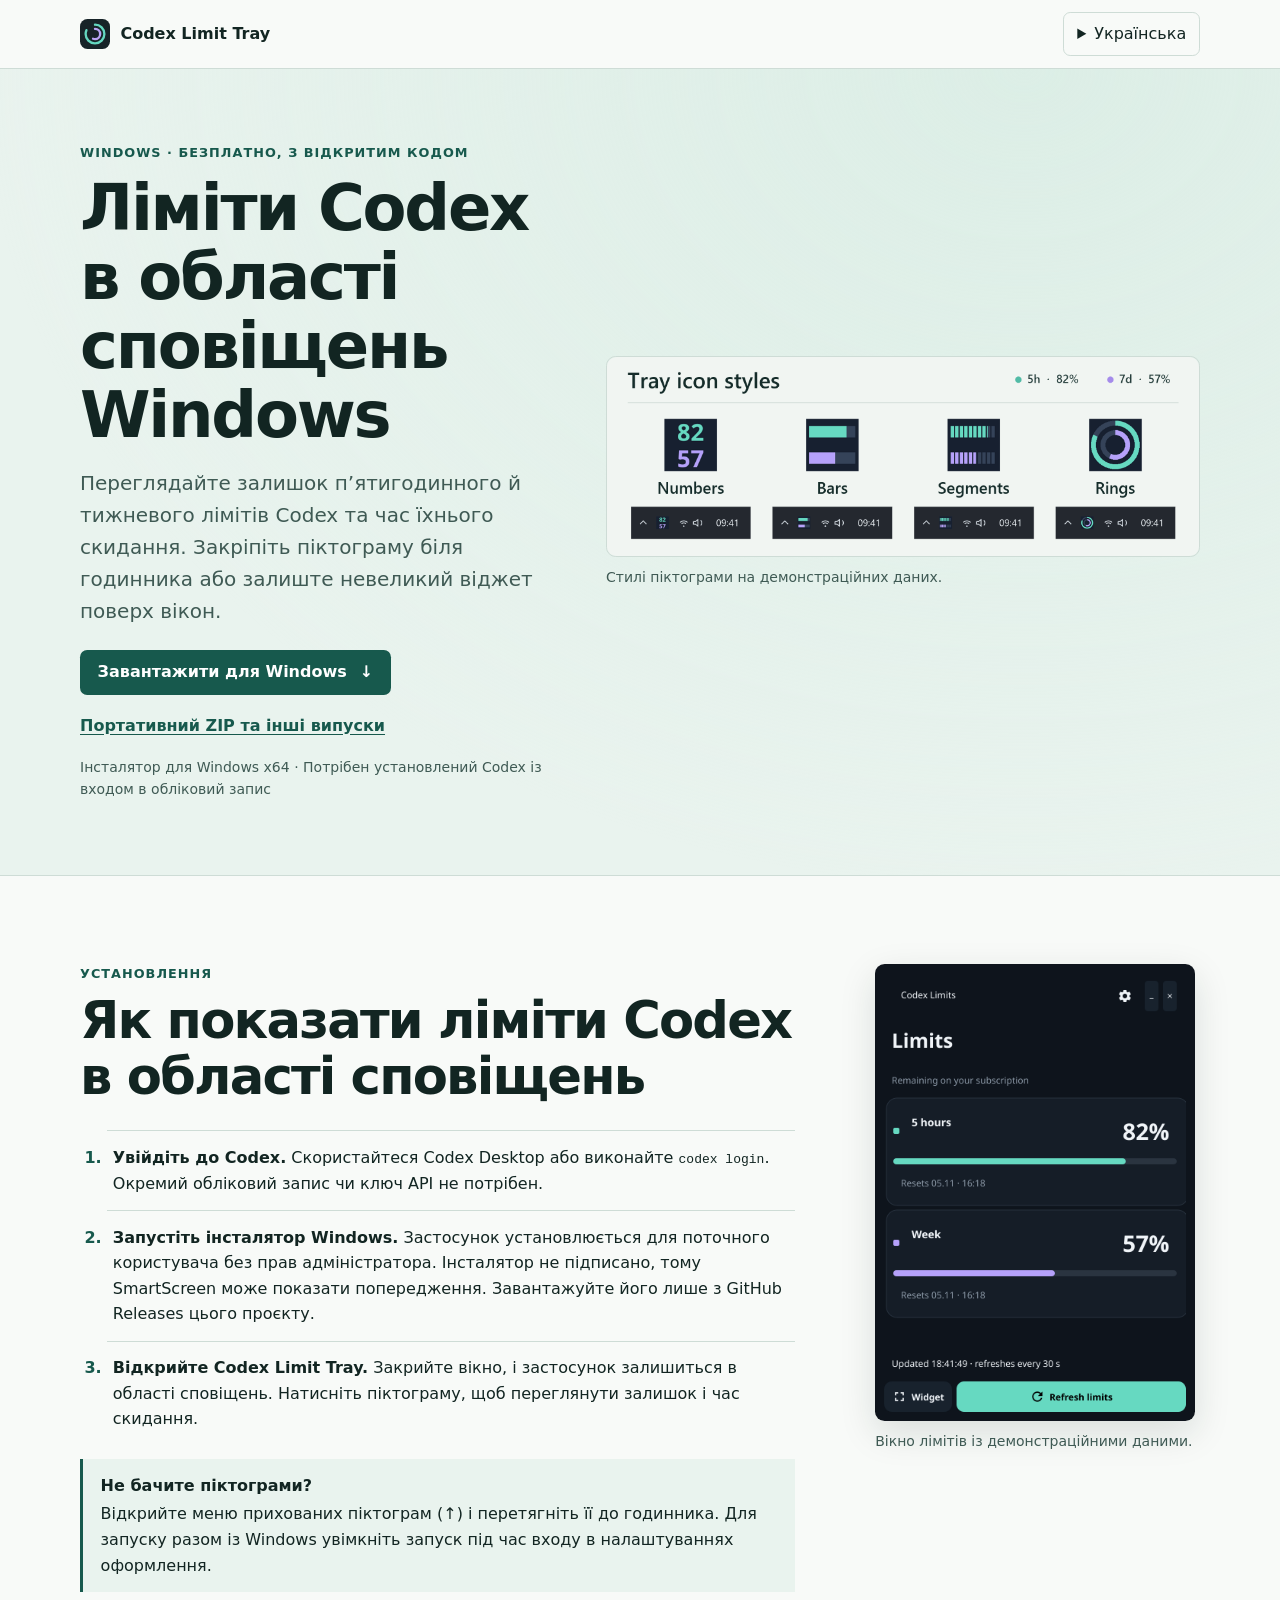
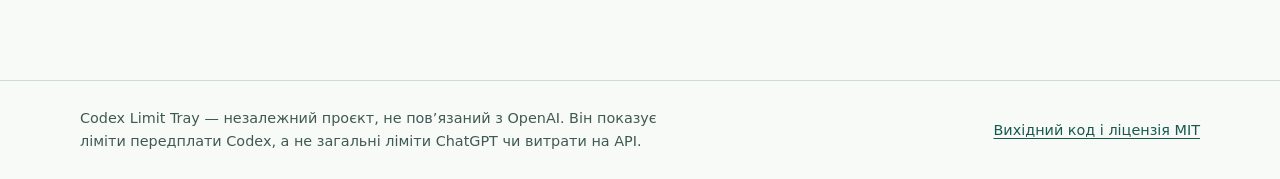
<file: docs/uk/index.html>
<!doctype html>
<!-- Generated by scripts/build-pages.py. Edit scripts/pages/ instead. -->
<html lang="uk">
<head>
  <meta charset="utf-8">
  <meta name="viewport" content="width=device-width, initial-scale=1">
  <title>Ліміти Codex в області сповіщень Windows | Codex Limit Tray</title>
  <meta name="description" content="Переглядайте залишок п’ятигодинного й тижневого лімітів Codex та час їхнього скидання. Закріпіть піктограму біля годинника або залиште невеликий віджет поверх вікон.">
  <meta property="og:type" content="website">
  <meta property="og:title" content="Ліміти Codex в області сповіщень Windows | Codex Limit Tray">
  <meta property="og:description" content="Переглядайте залишок п’ятигодинного й тижневого лімітів Codex та час їхнього скидання. Закріпіть піктограму біля годинника або залиште невеликий віджет поверх вікон.">
  <meta property="og:image" content="https://dmialexpro.github.io/codex-limit-tray/images/tray-modes.en.png">
  <link rel="canonical" href="https://dmialexpro.github.io/codex-limit-tray/uk/">
  <link rel="alternate" hreflang="en" href="https://dmialexpro.github.io/codex-limit-tray/">
  <link rel="alternate" hreflang="es" href="https://dmialexpro.github.io/codex-limit-tray/es/">
  <link rel="alternate" hreflang="zh-Hans" href="https://dmialexpro.github.io/codex-limit-tray/zh/">
  <link rel="alternate" hreflang="ru" href="https://dmialexpro.github.io/codex-limit-tray/ru/">
  <link rel="alternate" hreflang="it" href="https://dmialexpro.github.io/codex-limit-tray/it/">
  <link rel="alternate" hreflang="de" href="https://dmialexpro.github.io/codex-limit-tray/de/">
  <link rel="alternate" hreflang="uk" href="https://dmialexpro.github.io/codex-limit-tray/uk/">
  <link rel="alternate" hreflang="kk" href="https://dmialexpro.github.io/codex-limit-tray/kk/">
  <link rel="alternate" hreflang="pl" href="https://dmialexpro.github.io/codex-limit-tray/pl/">
  <link rel="alternate" hreflang="cs" href="https://dmialexpro.github.io/codex-limit-tray/cs/">
  <link rel="alternate" hreflang="ko" href="https://dmialexpro.github.io/codex-limit-tray/ko/">
  <link rel="alternate" hreflang="x-default" href="https://dmialexpro.github.io/codex-limit-tray/">
  <link rel="icon" href="../tray.svg" type="image/svg+xml">
  <link rel="stylesheet" href="../pages.css">
</head>
<body>
  <header class="site-header wrap">
    <a class="brand" href="./"><img src="../tray.svg" width="30" height="30" alt="">Codex Limit Tray</a>
    <details class="languages">
      <summary aria-label="Мова: Українська">Українська</summary>
      <nav aria-label="Мова">
        <ul>
          <li><a href="../" lang="en" hreflang="en">English</a></li>
          <li><a href="../es/" lang="es" hreflang="es">Español</a></li>
          <li><a href="../zh/" lang="zh-Hans" hreflang="zh-Hans">简体中文</a></li>
          <li><a href="../ru/" lang="ru" hreflang="ru">Русский</a></li>
          <li><a href="../it/" lang="it" hreflang="it">Italiano</a></li>
          <li><a href="../de/" lang="de" hreflang="de">Deutsch</a></li>
          <li><a href="../uk/" lang="uk" hreflang="uk" aria-current="page">Українська</a></li>
          <li><a href="../kk/" lang="kk" hreflang="kk">Қазақша</a></li>
          <li><a href="../pl/" lang="pl" hreflang="pl">Polski</a></li>
          <li><a href="../cs/" lang="cs" hreflang="cs">Čeština</a></li>
          <li><a href="../ko/" lang="ko" hreflang="ko">한국어</a></li>
        </ul>
      </nav>
    </details>
  </header>

  <main>
    <section class="hero">
      <div class="wrap hero-layout">
        <div>
          <p class="eyebrow">Windows · Безплатно, з відкритим кодом</p>
          <h1>Ліміти Codex в області сповіщень Windows</h1>
          <p class="intro">Переглядайте залишок п’ятигодинного й тижневого лімітів Codex та час їхнього скидання. Закріпіть піктограму біля годинника або залиште невеликий віджет поверх вікон.</p>
          <div class="actions">
            <a class="button" href="https://github.com/DmiAlexPRO/codex-limit-tray/releases/latest/download/CodexLimitTray-windows-x64-Setup.exe">Завантажити для Windows <span aria-hidden="true">↓</span></a>
            <a href="https://github.com/DmiAlexPRO/codex-limit-tray/releases">Портативний ZIP та інші випуски</a>
          </div>
          <p class="requirement">Інсталятор для Windows x64 · Потрібен установлений Codex із входом в обліковий запис</p>
        </div>
        <figure class="tray-preview">
          <a href="../images/tray-modes.en.png">
            <img src="../images/tray-modes.en.png" width="1840" height="620" fetchpriority="high" alt="Чотири стилі піктограми: цифри, смуги, сегменти й кільця. У прикладі залишилося 82% п’ятигодинного ліміту й 57% тижневого.">
          </a>
          <figcaption>Стилі піктограми на демонстраційних даних.</figcaption>
        </figure>
      </div>
    </section>

    <section class="setup wrap" aria-labelledby="setup-title">
      <div>
        <p class="eyebrow">Установлення</p>
        <h2 id="setup-title">Як показати ліміти Codex в області сповіщень</h2>
        <ol class="steps">
          <li><strong>Увійдіть до Codex.</strong> Скористайтеся Codex Desktop або виконайте <code>codex login</code>. Окремий обліковий запис чи ключ API не потрібен.</li>
          <li><strong>Запустіть інсталятор Windows.</strong> Застосунок установлюється для поточного користувача без прав адміністратора. Інсталятор не підписано, тому SmartScreen може показати попередження. Завантажуйте його лише з GitHub Releases цього проєкту.</li>
          <li><strong>Відкрийте Codex Limit Tray.</strong> Закрийте вікно, і застосунок залишиться в області сповіщень. Натисніть піктограму, щоб переглянути залишок і час скидання.</li>
        </ol>
        <aside class="tip">
          <h3>Не бачите піктограми?</h3>
          <p>Відкрийте меню прихованих піктограм (↑) і перетягніть її до годинника. Для запуску разом із Windows увімкніть запуск під час входу в налаштуваннях оформлення.</p>
        </aside>
      </div>
      <figure class="app-preview">
        <a href="../images/main-dark.en.png">
          <img src="../images/main-dark.en.png" width="420" height="600" loading="lazy" alt="У темному вікні показано залишок у відсотках і час скидання кожного ліміту.">
        </a>
        <figcaption>Вікно лімітів із демонстраційними даними.</figcaption>
      </figure>
    </section>
  </main>

  <footer class="site-footer">
    <div class="wrap">
      <p>Codex Limit Tray — незалежний проєкт, не пов’язаний з OpenAI. Він показує ліміти передплати Codex, а не загальні ліміти ChatGPT чи витрати на API.</p>
      <a href="https://github.com/DmiAlexPRO/codex-limit-tray">Вихідний код і ліцензія MIT</a>
    </div>
  </footer>
</body>
</html>
</file>
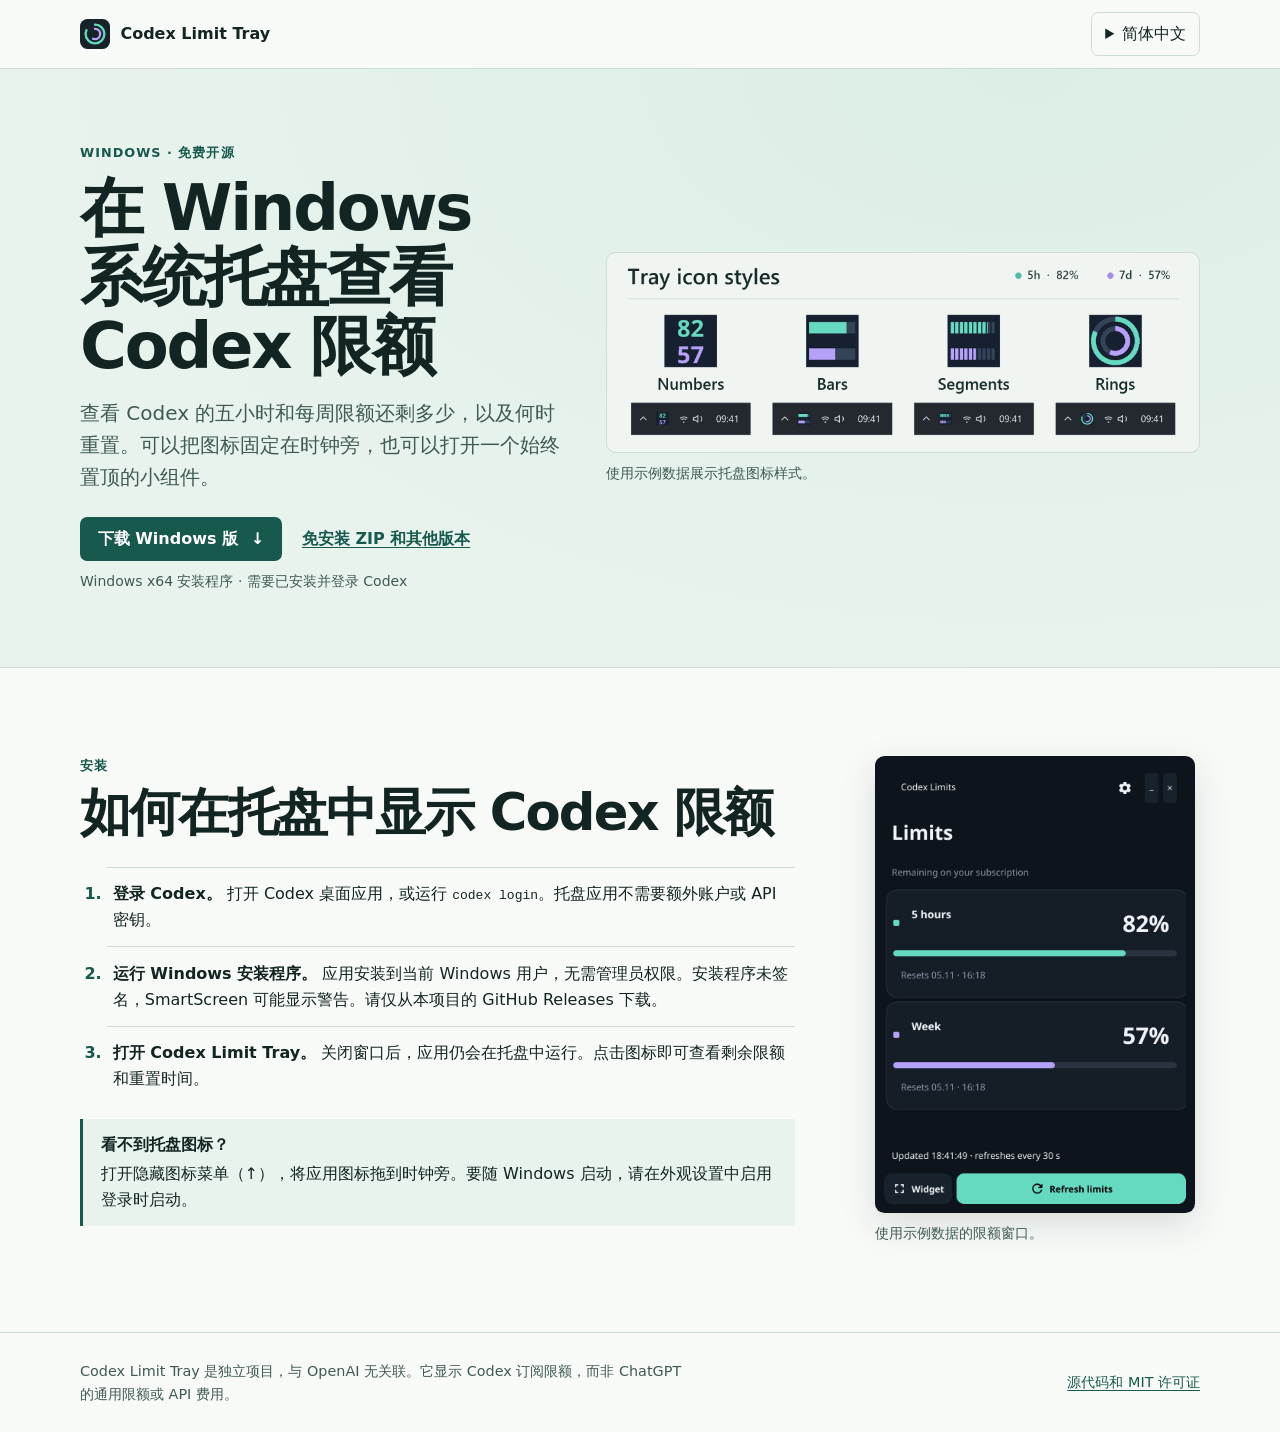
<file: docs/zh/index.html>
<!doctype html>
<!-- Generated by scripts/build-pages.py. Edit scripts/pages/ instead. -->
<html lang="zh-Hans">
<head>
  <meta charset="utf-8">
  <meta name="viewport" content="width=device-width, initial-scale=1">
  <title>在 Windows 系统托盘查看 Codex 限额 | Codex Limit Tray</title>
  <meta name="description" content="查看 Codex 的五小时和每周限额还剩多少，以及何时重置。可以把图标固定在时钟旁，也可以打开一个始终置顶的小组件。">
  <meta property="og:type" content="website">
  <meta property="og:title" content="在 Windows 系统托盘查看 Codex 限额 | Codex Limit Tray">
  <meta property="og:description" content="查看 Codex 的五小时和每周限额还剩多少，以及何时重置。可以把图标固定在时钟旁，也可以打开一个始终置顶的小组件。">
  <meta property="og:image" content="https://dmialexpro.github.io/codex-limit-tray/images/tray-modes.en.png">
  <link rel="canonical" href="https://dmialexpro.github.io/codex-limit-tray/zh/">
  <link rel="alternate" hreflang="en" href="https://dmialexpro.github.io/codex-limit-tray/">
  <link rel="alternate" hreflang="es" href="https://dmialexpro.github.io/codex-limit-tray/es/">
  <link rel="alternate" hreflang="zh-Hans" href="https://dmialexpro.github.io/codex-limit-tray/zh/">
  <link rel="alternate" hreflang="ru" href="https://dmialexpro.github.io/codex-limit-tray/ru/">
  <link rel="alternate" hreflang="it" href="https://dmialexpro.github.io/codex-limit-tray/it/">
  <link rel="alternate" hreflang="de" href="https://dmialexpro.github.io/codex-limit-tray/de/">
  <link rel="alternate" hreflang="uk" href="https://dmialexpro.github.io/codex-limit-tray/uk/">
  <link rel="alternate" hreflang="kk" href="https://dmialexpro.github.io/codex-limit-tray/kk/">
  <link rel="alternate" hreflang="pl" href="https://dmialexpro.github.io/codex-limit-tray/pl/">
  <link rel="alternate" hreflang="cs" href="https://dmialexpro.github.io/codex-limit-tray/cs/">
  <link rel="alternate" hreflang="ko" href="https://dmialexpro.github.io/codex-limit-tray/ko/">
  <link rel="alternate" hreflang="x-default" href="https://dmialexpro.github.io/codex-limit-tray/">
  <link rel="icon" href="../tray.svg" type="image/svg+xml">
  <link rel="stylesheet" href="../pages.css">
</head>
<body>
  <header class="site-header wrap">
    <a class="brand" href="./"><img src="../tray.svg" width="30" height="30" alt="">Codex Limit Tray</a>
    <details class="languages">
      <summary aria-label="语言: 简体中文">简体中文</summary>
      <nav aria-label="语言">
        <ul>
          <li><a href="../" lang="en" hreflang="en">English</a></li>
          <li><a href="../es/" lang="es" hreflang="es">Español</a></li>
          <li><a href="../zh/" lang="zh-Hans" hreflang="zh-Hans" aria-current="page">简体中文</a></li>
          <li><a href="../ru/" lang="ru" hreflang="ru">Русский</a></li>
          <li><a href="../it/" lang="it" hreflang="it">Italiano</a></li>
          <li><a href="../de/" lang="de" hreflang="de">Deutsch</a></li>
          <li><a href="../uk/" lang="uk" hreflang="uk">Українська</a></li>
          <li><a href="../kk/" lang="kk" hreflang="kk">Қазақша</a></li>
          <li><a href="../pl/" lang="pl" hreflang="pl">Polski</a></li>
          <li><a href="../cs/" lang="cs" hreflang="cs">Čeština</a></li>
          <li><a href="../ko/" lang="ko" hreflang="ko">한국어</a></li>
        </ul>
      </nav>
    </details>
  </header>

  <main>
    <section class="hero">
      <div class="wrap hero-layout">
        <div>
          <p class="eyebrow">Windows · 免费开源</p>
          <h1>在 Windows 系统托盘查看 Codex 限额</h1>
          <p class="intro">查看 Codex 的五小时和每周限额还剩多少，以及何时重置。可以把图标固定在时钟旁，也可以打开一个始终置顶的小组件。</p>
          <div class="actions">
            <a class="button" href="https://github.com/DmiAlexPRO/codex-limit-tray/releases/latest/download/CodexLimitTray-windows-x64-Setup.exe">下载 Windows 版 <span aria-hidden="true">↓</span></a>
            <a href="https://github.com/DmiAlexPRO/codex-limit-tray/releases">免安装 ZIP 和其他版本</a>
          </div>
          <p class="requirement">Windows x64 安装程序 · 需要已安装并登录 Codex</p>
        </div>
        <figure class="tray-preview">
          <a href="../images/tray-modes.en.png">
            <img src="../images/tray-modes.en.png" width="1840" height="620" fetchpriority="high" alt="四种托盘图标样式：数字、条形、分段和圆环。示例数据：五小时限额剩余 82%，每周限额剩余 57%。">
          </a>
          <figcaption>使用示例数据展示托盘图标样式。</figcaption>
        </figure>
      </div>
    </section>

    <section class="setup wrap" aria-labelledby="setup-title">
      <div>
        <p class="eyebrow">安装</p>
        <h2 id="setup-title">如何在托盘中显示 Codex 限额</h2>
        <ol class="steps">
          <li><strong>登录 Codex。</strong> 打开 Codex 桌面应用，或运行 <code>codex login</code>。托盘应用不需要额外账户或 API 密钥。</li>
          <li><strong>运行 Windows 安装程序。</strong> 应用安装到当前 Windows 用户，无需管理员权限。安装程序未签名，SmartScreen 可能显示警告。请仅从本项目的 GitHub Releases 下载。</li>
          <li><strong>打开 Codex Limit Tray。</strong> 关闭窗口后，应用仍会在托盘中运行。点击图标即可查看剩余限额和重置时间。</li>
        </ol>
        <aside class="tip">
          <h3>看不到托盘图标？</h3>
          <p>打开隐藏图标菜单（↑），将应用图标拖到时钟旁。要随 Windows 启动，请在外观设置中启用登录时启动。</p>
        </aside>
      </div>
      <figure class="app-preview">
        <a href="../images/main-dark.en.png">
          <img src="../images/main-dark.en.png" width="420" height="600" loading="lazy" alt="深色界面显示各项限额的剩余百分比和重置时间。">
        </a>
        <figcaption>使用示例数据的限额窗口。</figcaption>
      </figure>
    </section>
  </main>

  <footer class="site-footer">
    <div class="wrap">
      <p>Codex Limit Tray 是独立项目，与 OpenAI 无关联。它显示 Codex 订阅限额，而非 ChatGPT 的通用限额或 API 费用。</p>
      <a href="https://github.com/DmiAlexPRO/codex-limit-tray">源代码和 MIT 许可证</a>
    </div>
  </footer>
</body>
</html>
</file>
<file: docs/pages.css>
:root {
  color-scheme: light;
  --paper: #f8faf8;
  --ink: #122522;
  --muted: #3f5a54;
  --accent: #17594d;
  --rule: #cedcd6;
  --mint: #e9f3ee;
  font: 100%/1.6 system-ui, sans-serif;
  color: var(--ink);
  background: var(--paper);
}

*, *::before, *::after { box-sizing: border-box; }
body, figure, p, h1, h2, h3 { margin: 0; }
img { display: block; max-width: 100%; height: auto; }
a { color: var(--accent); text-underline-offset: .2em; }
a:hover { text-decoration-thickness: .13em; }
:focus-visible { outline: 3px solid var(--accent); outline-offset: 4px; }

.wrap { width: min(70rem, calc(100% - clamp(2rem, 8vw, 7rem))); margin-inline: auto; }
.site-header, .site-footer .wrap { display: flex; flex-wrap: wrap; align-items: center; justify-content: space-between; gap: .75rem 1.5rem; }
.site-header { padding-block: .75rem; }
.brand { display: inline-flex; gap: .65rem; align-items: center; min-height: 2.75rem; color: var(--ink); font-weight: 750; text-decoration: none; }
.languages { position: relative; z-index: 1; margin-inline-start: auto; }
.languages summary { min-height: 2.75rem; padding: .5rem .8rem; border: 1px solid var(--rule); border-radius: .45rem; cursor: pointer; }
.languages ul { position: absolute; inset-inline-end: 0; min-width: 11rem; max-height: 65vh; overflow-y: auto; margin: .3rem 0 0; padding: .25rem; list-style: none; background: var(--paper); border: 1px solid var(--rule); border-radius: .5rem; box-shadow: 0 8px 20px #12252221; }
.languages a { display: block; padding: .6rem .75rem; border-radius: .25rem; text-decoration: none; }
.languages a:hover, .languages [aria-current] { background: var(--mint); }
.languages a:focus-visible { outline-offset: -3px; }
.languages [aria-current] { font-weight: 750; }

.hero {
  border-block: 1px solid var(--rule);
  background: radial-gradient(ellipse at 80% 0%, #dceee6, transparent 72%), var(--mint);
  padding-block: clamp(2.5rem, 5.8vw, 4.75rem);
}
.eyebrow { color: var(--accent); font-size: .8rem; font-weight: 750; letter-spacing: .08em; text-transform: uppercase; }
h1, h2 { line-height: 1.08; letter-spacing: -.035em; text-wrap: balance; overflow-wrap: anywhere; }
h1 { font-size: clamp(2.5rem, 6vw, 5rem); max-width: 16ch; margin-block: .65rem 1rem; }
.intro { max-width: 55ch; color: var(--muted); font-size: clamp(1.06rem, 2vw, 1.25rem); }
.actions { display: flex; flex-wrap: wrap; align-items: center; gap: .55rem 1.25rem; margin-top: 1.45rem; }
.actions a { display: inline-flex; align-items: center; min-height: 2.75rem; font-weight: 650; }
.button { gap: .8rem; background: var(--accent); color: white; border-radius: .45rem; padding: .6rem 1.1rem; text-decoration: none; transition: background-color 150ms; }
.button:hover { background: #113f37; }
.requirement, figcaption { color: var(--muted); font-size: .875rem; }
.requirement { margin-top: .55rem; }
.tray-preview { margin-top: clamp(1.55rem, 4vw, 3rem); }
figure a { display: block; border-radius: .6rem; }
figure img { border-radius: inherit; }
.tray-preview a { border: 1px solid var(--rule); }
figcaption { margin-top: .55rem; }

.setup { display: grid; grid-template-columns: 1fr minmax(14rem, 29%); gap: clamp(2rem, 7vw, 5rem); align-items: start; padding-block: clamp(3rem, 7vw, 5.5rem); }
h2 { font-size: clamp(2rem, 4vw, 3.2rem); margin-block: .55rem 1.65rem; }
.steps { padding-left: 1.7rem; margin: 0; }
.steps li { border-top: 1px solid var(--rule); padding: .85rem 0 .85rem .35rem; }
.steps li::marker { color: var(--accent); font-weight: 750; }
.tip { border-left: 3px solid var(--accent); background: var(--mint); margin-top: .85rem; padding: .85rem 1.1rem; }
.tip h3 { font-size: 1rem; margin-bottom: .2rem; }
.app-preview { max-width: 20rem; }
.app-preview a { box-shadow: 0 12px 36px #12252221; }
.app-preview img { width: 100%; }
.site-footer { border-top: 1px solid var(--rule); padding-block: 1.65rem; color: var(--muted); font-size: .9rem; }
.site-footer p { max-width: 67ch; }

@media (min-width: 65rem) {
  .hero-layout { display: grid; grid-template-columns: minmax(0, .9fr) minmax(0, 1.1fr); align-items: center; gap: 2.5rem; }
  h1 { font-size: clamp(3.55rem, 5vw, 4.7rem); }
  .tray-preview { margin-top: 0; }
}

@media (max-width: 44rem) {
  .setup { grid-template-columns: 1fr; }
}

@media (prefers-reduced-motion: reduce) {
  .button { transition: none; }
}
</file>
